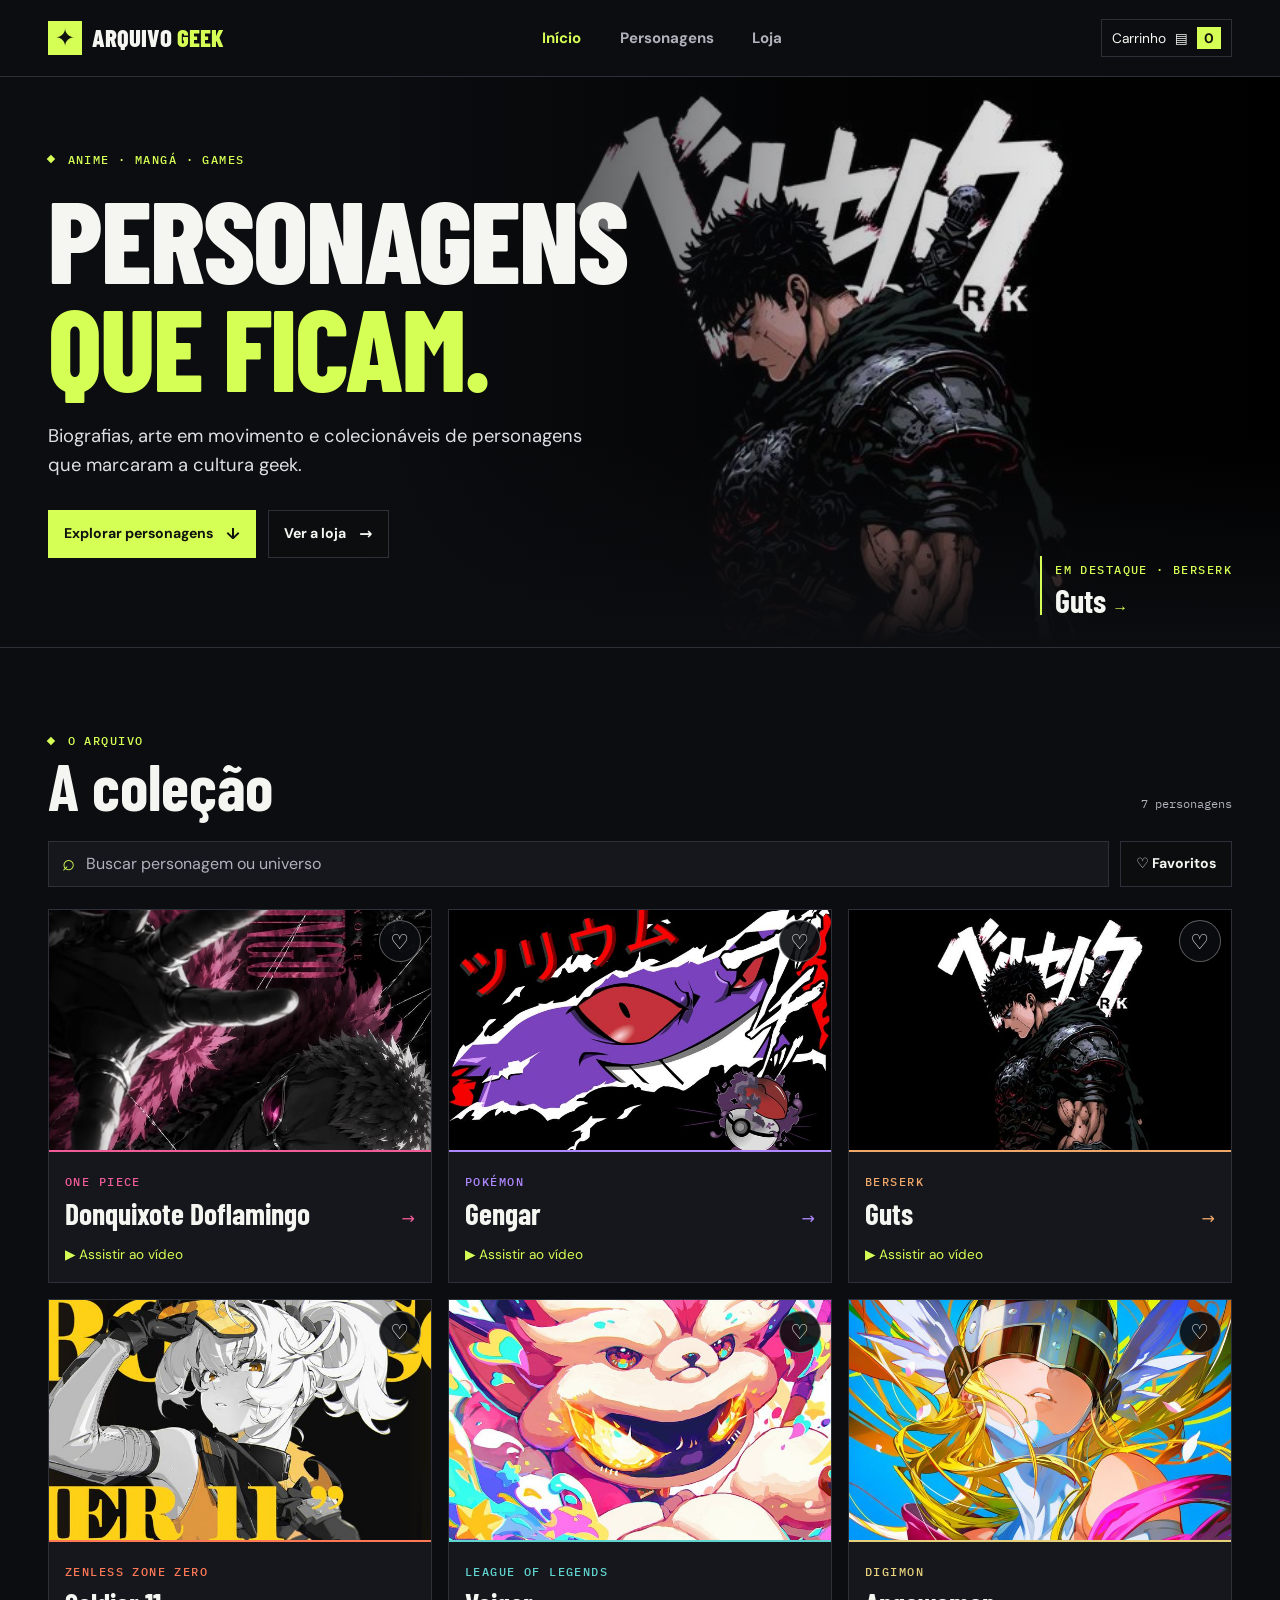
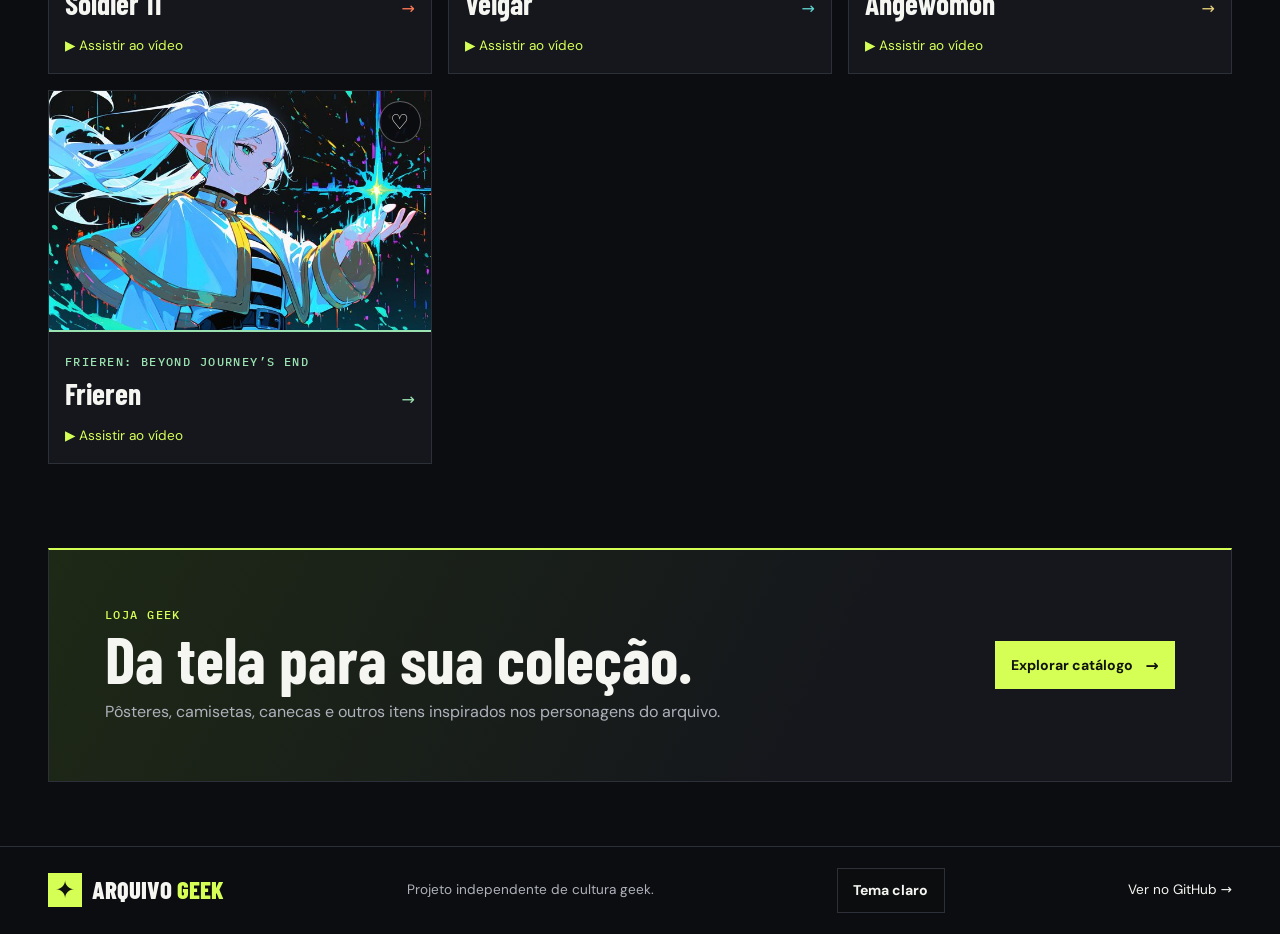
<file: index.html>
<!doctype html>
<html lang="pt-BR">
<head>
<meta charset="utf-8">
<meta name="viewport" content="width=device-width,initial-scale=1">
<meta name="theme-color" content="#0c0d10">
<meta name="description" content="Explore sete personagens da cultura geek em perfis com biografias, artes, vídeos e colecionáveis.">
<title>Personagens de anime, mangá e games | Arquivo Geek</title>
<link rel="icon" href="./favicon.svg" type="image/svg+xml">
<link rel="stylesheet" href="./style.css">
<script src="./index.js" defer></script>
</head>
<body>
<a class="skip" href="#conteudo">Pular para o conteúdo</a>
<header class="site-header"><div class="shell header-inner">
<a class="brand" href="./index.html" aria-label="Arquivo Geek, início"><span class="brand-icon" aria-hidden="true">✦</span><span>ARQUIVO<span class="brand-accent">GEEK</span></span></a>
<nav aria-label="Menu principal">
<a href="./index.html" aria-current="page">Início</a>
<a href="./index.html#colecao">Personagens</a>
<a href="./loja.html">Loja</a>
</nav>
<a class="cart-link" href="./loja.html#carrinho"><span class="cart-label">Carrinho</span><span aria-hidden="true">▤</span><b data-cart-count>0</b></a>
</div></header>
<main id="conteudo">
<section class="hero">
<div class="hero-art" aria-hidden="true"><img src="./wallpaper%20pc%20berserk%20black%20_1308x736_.jpg" alt="Arte de Guts" loading="eager"></div>
<div class="shell hero-inner">
<div class="hero-copy"><p class="kicker"><span class="signal"></span> ANIME · MANGÁ · GAMES</p>
<h1>PERSONAGENS<br><em>QUE FICAM.</em></h1>
<p class="lead">Biografias, arte em movimento e colecionáveis de personagens que marcaram a cultura geek.</p>
<div class="hero-actions"><a class="button primary" href="#colecao">Explorar personagens <span>↓</span></a><a class="button outline" href="loja.html">Ver a loja <span>→</span></a></div></div>
<a class="hero-credit" href="./personagens/guts.html"><span class="kicker">EM DESTAQUE · BERSERK</span><strong>Guts <span>→</span></strong></a>
</div>
</section>
<section class="shell section" id="colecao">
<div class="section-heading"><div><p class="kicker"><span class="signal"></span> O ARQUIVO</p><h2>A coleção</h2></div><span id="character-count" class="count" aria-live="polite">7 personagens</span></div>
<div class="toolbar"><label class="search"><span aria-hidden="true">⌕</span><input id="character-search" type="search" placeholder="Buscar personagem ou universo" aria-label="Buscar personagem ou universo"></label><button class="button outline" id="favorites-only" type="button" aria-pressed="false">♡ Favoritos</button></div>
<div class="card-grid"><article class="character-card" style="--accent:#f05b98;--tone:#211523" data-character="doflamingo" data-search="Donquixote Doflamingo One Piece Estratégia O estrategista de Dressrosa Capitão dos Piratas Donquixote e antigo soberano de Dressrosa, Doflamingo manipula pessoas e acontecimentos com a mesma precisão com que controla seus fios. Carismático e cruel, transforma influência, medo e ambição em armas — e raramente deixa o adversário perceber quem está conduzindo o jogo.">
<a href="./personagens/doflamingo.html"><div class="card-image" data-id="doflamingo"><img src="./baixados%20(1).jpg" alt="Arte de Donquixote Doflamingo" loading="lazy"></div>
<div class="card-copy"><span class="kicker">One Piece</span><h3>Donquixote Doflamingo</h3><span class="card-arrow" aria-hidden="true">→</span></div></a>
<a class="card-video" href="./personagens/doflamingo.html#video" aria-label="Assistir ao vídeo de Donquixote Doflamingo">▶ Assistir ao vídeo</a>
<button type="button" class="favorite" data-favorite="doflamingo" aria-pressed="false" aria-label="Favoritar Donquixote Doflamingo">♡</button>
</article><article class="character-card" style="--accent:#ae88ff;--tone:#1c1730" data-character="gengar" data-search="Gengar Pokémon Fantasia A sombra que adora uma travessura Pokémon do tipo Fantasma e Venenoso, Gengar espreita nas sombras e é conhecido por suas brincadeiras assustadoras. Seu sorriso travesso esconde um competidor perigoso: em batalha, combina velocidade, truques e ataques fantasmagóricos para surpreender quem baixa a guarda.">
<a href="./personagens/gengar.html"><div class="card-image" data-id="gengar"><img src="./Gengar.jpg" alt="Arte de Gengar" loading="lazy"></div>
<div class="card-copy"><span class="kicker">Pokémon</span><h3>Gengar</h3><span class="card-arrow" aria-hidden="true">→</span></div></a>
<a class="card-video" href="./personagens/gengar.html#video" aria-label="Assistir ao vídeo de Gengar">▶ Assistir ao vídeo</a>
<button type="button" class="favorite" data-favorite="gengar" aria-pressed="false" aria-label="Favoritar Gengar">♡</button>
</article><article class="character-card" style="--accent:#f0a76a;--tone:#211d20" data-character="guts" data-search="Guts Berserk Dark fantasy O Espadachim Negro Marcado por uma vida de violência e perdas, Guts percorre um mundo brutal empunhando a gigantesca Dragon Slayer. Sua força não vem apenas da espada: é a teimosia de continuar lutando, proteger quem ama e enfrentar um destino que parece impossível de vencer.">
<a href="./personagens/guts.html"><div class="card-image" data-id="guts"><img src="./wallpaper%20pc%20berserk%20black%20_1308x736_.jpg" alt="Arte de Guts" loading="lazy"></div>
<div class="card-copy"><span class="kicker">Berserk</span><h3>Guts</h3><span class="card-arrow" aria-hidden="true">→</span></div></a>
<a class="card-video" href="./personagens/guts.html#video" aria-label="Assistir ao vídeo de Guts">▶ Assistir ao vídeo</a>
<button type="button" class="favorite" data-favorite="guts" aria-pressed="false" aria-label="Favoritar Guts">♡</button>
</article><article class="character-card" style="--accent:#ff7957;--tone:#291a1c" data-character="soldier-11" data-search="Soldier 11 Zenless Zone Zero Ação Disciplina de fogo e aço Integrante de uma unidade de elite, Soldier 11 leva a disciplina militar para cada missão em Nova Eridu. Reservada e focada, ela trata o combate como um protocolo: movimentos precisos, golpes incendiários e compromisso absoluto com o objetivo — mesmo quando a situação sai do controle.">
<a href="./personagens/soldier-11.html"><div class="card-image" data-id="soldier-11"><img src="./%F0%9D%97%A6%F0%9D%97%BC%F0%9D%97%B9%F0%9D%97%B1%F0%9D%97%B6%F0%9D%97%B2%F0%9D%97%BF%20%F0%9D%9F%AD%F0%9D%9F%AD%E2%80%94%20%F0%9D%92%81%F0%9D%92%81%F0%9D%92%81%20%E2%94%86%20%F0%9D%98%BE%F0%9D%99%9E%F0%9D%99%A3%F0%9D%99%9A%F0%9D%99%A2%F0%9D%99%96%F0%9F%8E%A5_.jpg" alt="Arte de Soldier 11" loading="lazy"></div>
<div class="card-copy"><span class="kicker">Zenless Zone Zero</span><h3>Soldier 11</h3><span class="card-arrow" aria-hidden="true">→</span></div></a>
<a class="card-video" href="./personagens/soldier-11.html#video" aria-label="Assistir ao vídeo de Soldier 11">▶ Assistir ao vídeo</a>
<button type="button" class="favorite" data-favorite="soldier-11" aria-pressed="false" aria-label="Favoritar Soldier 11">♡</button>
</article><article class="character-card" style="--accent:#61d4d0;--tone:#142528" data-character="veigar" data-search="Veigar League of Legends RPG O pequeno mestre do mal Pequeno yordle de poderes arcanos imensos, Veigar decidiu abraçar o papel de grande vilão de Runeterra. Seu ego é tão exagerado quanto sua magia: ele sonha dominar o mundo, mas por trás da pose sombria existe uma figura excêntrica, teatral e imprevisível.">
<a href="./personagens/veigar.html"><div class="card-image" data-id="veigar"><img src="./%E2%9C%A8%E2%94%8BVeigar%E1%AC%B8.jpg" alt="Arte de Veigar" loading="lazy"></div>
<div class="card-copy"><span class="kicker">League of Legends</span><h3>Veigar</h3><span class="card-arrow" aria-hidden="true">→</span></div></a>
<a class="card-video" href="./personagens/veigar.html#video" aria-label="Assistir ao vídeo de Veigar">▶ Assistir ao vídeo</a>
<button type="button" class="favorite" data-favorite="veigar" aria-pressed="false" aria-label="Favoritar Veigar">♡</button>
</article><article class="character-card" style="--accent:#e8d17d;--tone:#27221b" data-character="angewomon" data-search="Angewomon Digimon Aventura A guardiã da esperança Uma Digimon Anjo de nível Perfeito, Angewomon representa proteção, coragem e esperança. Sua presença serena contrasta com o poder que libera contra as forças das trevas; quando seus companheiros estão ameaçados, ela luta com determinação e uma energia sagrada difícil de deter.">
<a href="./personagens/angewomon.html"><div class="card-image" data-id="angewomon"><img src="./Angewomon%20(1).jpg" alt="Arte de Angewomon" loading="lazy"></div>
<div class="card-copy"><span class="kicker">Digimon</span><h3>Angewomon</h3><span class="card-arrow" aria-hidden="true">→</span></div></a>
<a class="card-video" href="./personagens/angewomon.html#video" aria-label="Assistir ao vídeo de Angewomon">▶ Assistir ao vídeo</a>
<button type="button" class="favorite" data-favorite="angewomon" aria-pressed="false" aria-label="Favoritar Angewomon">♡</button>
</article><article class="character-card" style="--accent:#9be3b1;--tone:#172521" data-character="frieren" data-search="Frieren Frieren: Beyond Journey’s End Fantasia Uma maga além do tempo Uma maga élfica que viveu muito além da duração de uma vida humana, Frieren participou da jornada que derrotou o Rei Demônio. Depois da aventura, passa a revisitar o mundo e a compreender melhor as pessoas que conheceu. Sua longa vida dá outro peso às lembranças, às despedidas e aos pequenos momentos.">
<a href="./personagens/frieren.html"><div class="card-image" data-id="frieren"><img src="./Frieren%E3%80%902%E3%80%91.jpg" alt="Arte de Frieren" loading="lazy"></div>
<div class="card-copy"><span class="kicker">Frieren: Beyond Journey’s End</span><h3>Frieren</h3><span class="card-arrow" aria-hidden="true">→</span></div></a>
<a class="card-video" href="./personagens/frieren.html#video" aria-label="Assistir ao vídeo de Frieren">▶ Assistir ao vídeo</a>
<button type="button" class="favorite" data-favorite="frieren" aria-pressed="false" aria-label="Favoritar Frieren">♡</button>
</article></div>
<p class="empty" id="character-empty" hidden>Nenhum personagem encontrado.</p>
</section>
<section class="shell shop-banner"><div><p class="kicker">LOJA GEEK</p><h2>Da tela para sua coleção.</h2><p>Pôsteres, camisetas, canecas e outros itens inspirados nos personagens do arquivo.</p></div><a class="button primary" href="loja.html">Explorar catálogo <span>→</span></a></section></main>
<footer class="site-footer"><div class="shell"><a class="brand" href="./index.html"><span class="brand-icon" aria-hidden="true">✦</span><span>ARQUIVO<span class="brand-accent">GEEK</span></span></a><p>Projeto independente de cultura geek.</p><button type="button" class="button outline theme-toggle" aria-pressed="false">Tema claro</button><a href="https://github.com/Kalebreus/terminal-estudo">Ver no GitHub →</a></div></footer>
</body></html>
</file>
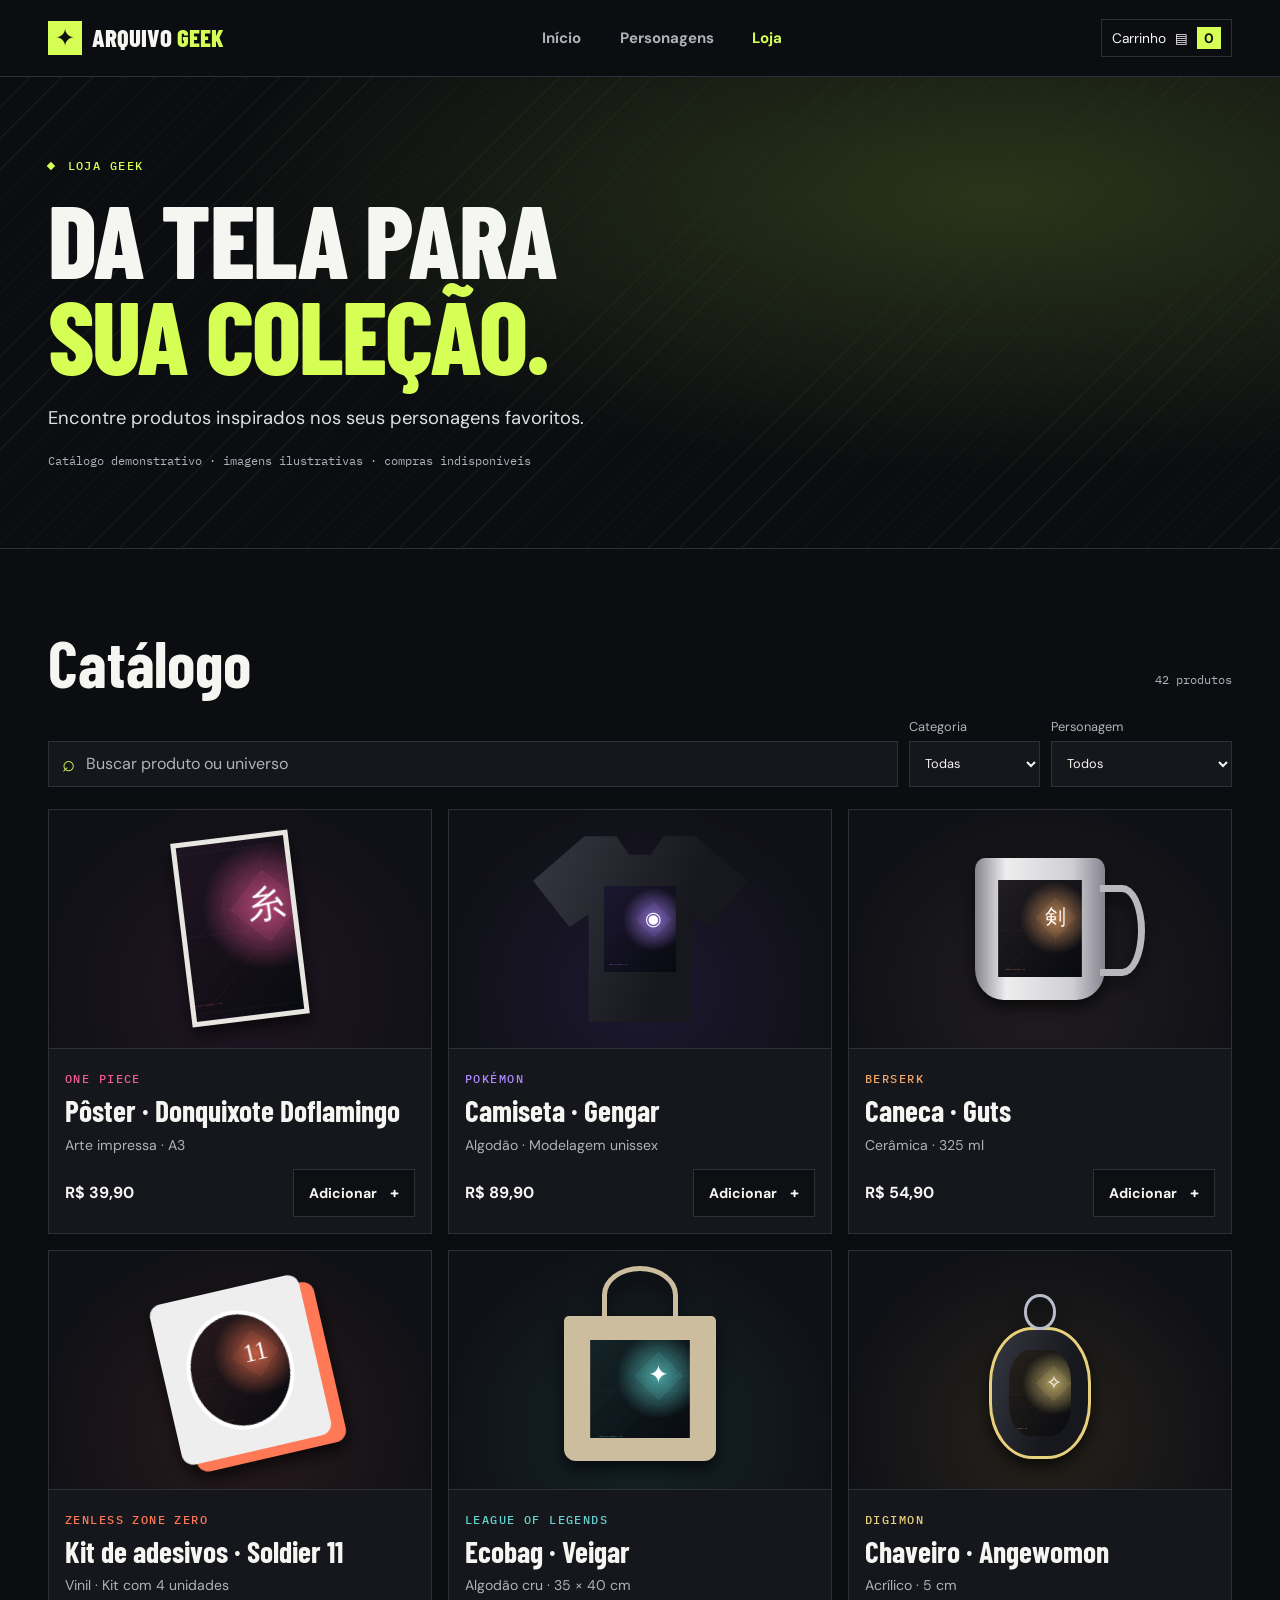
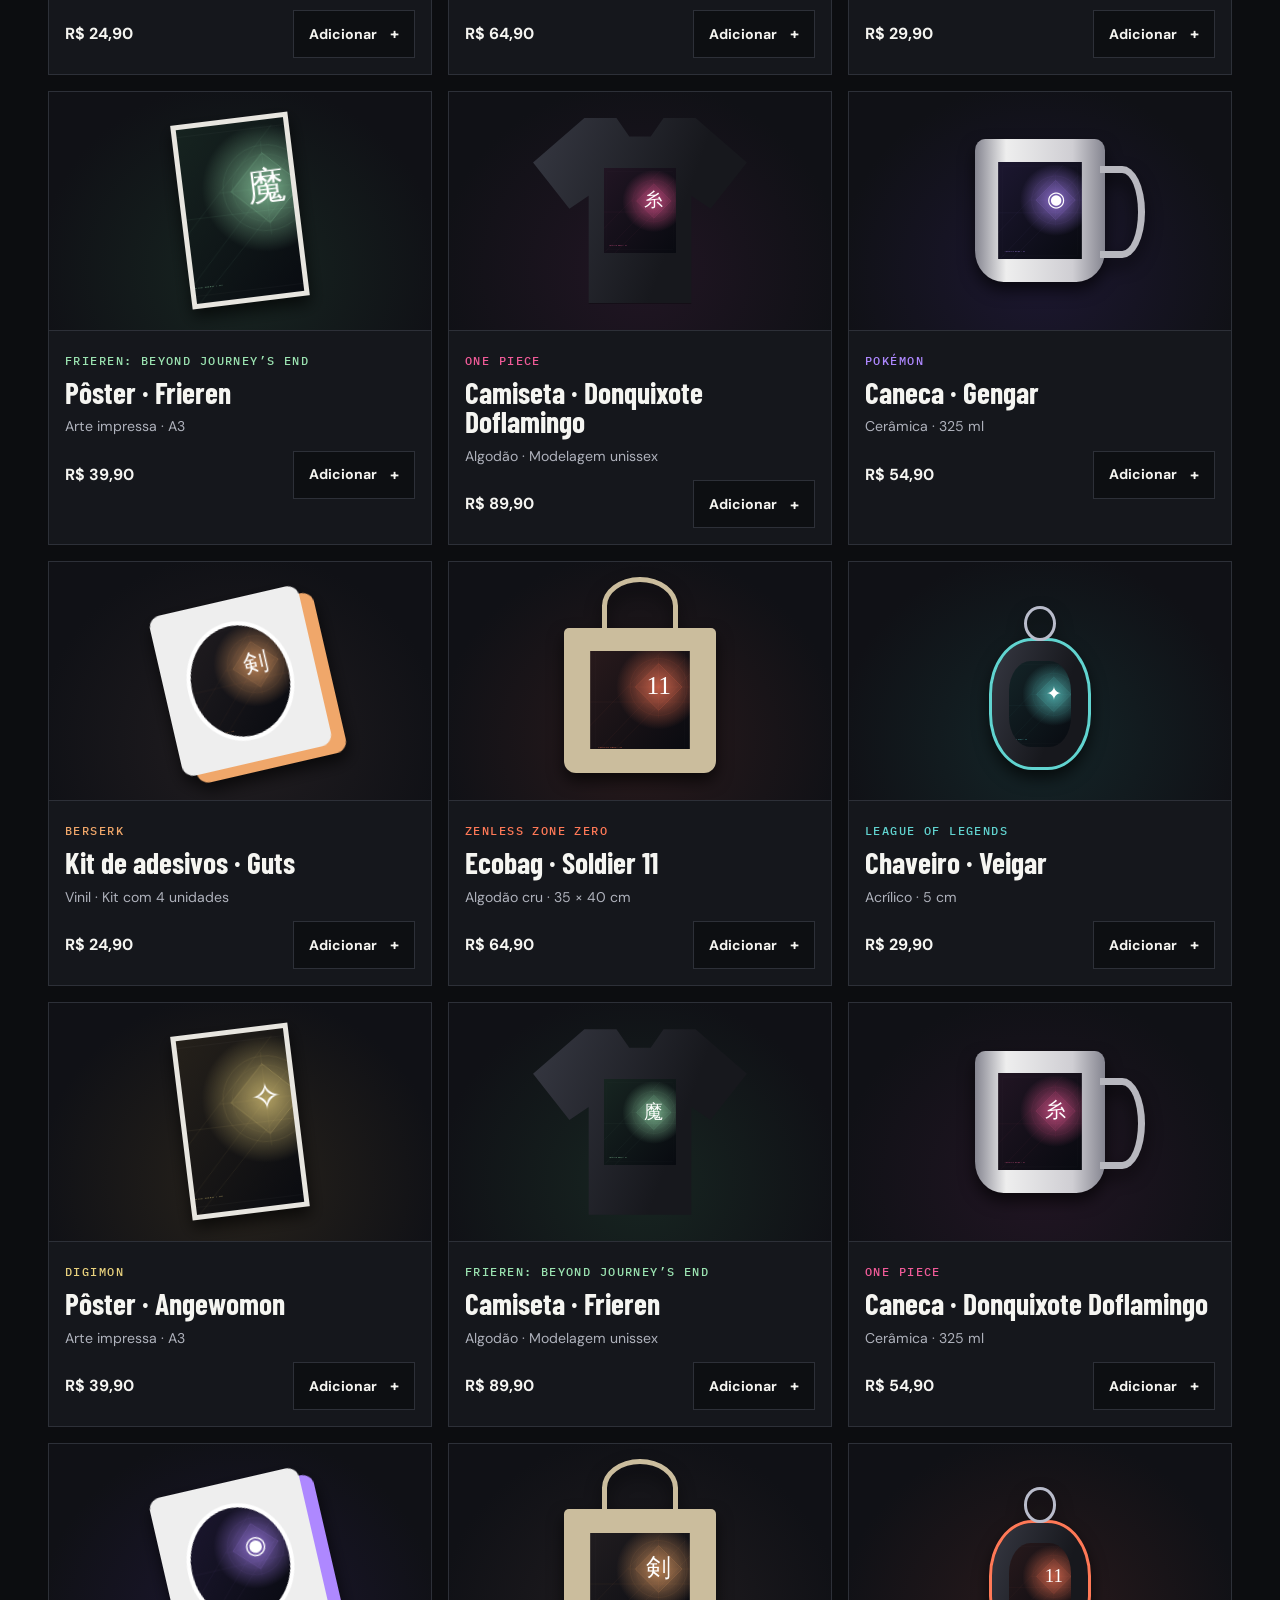
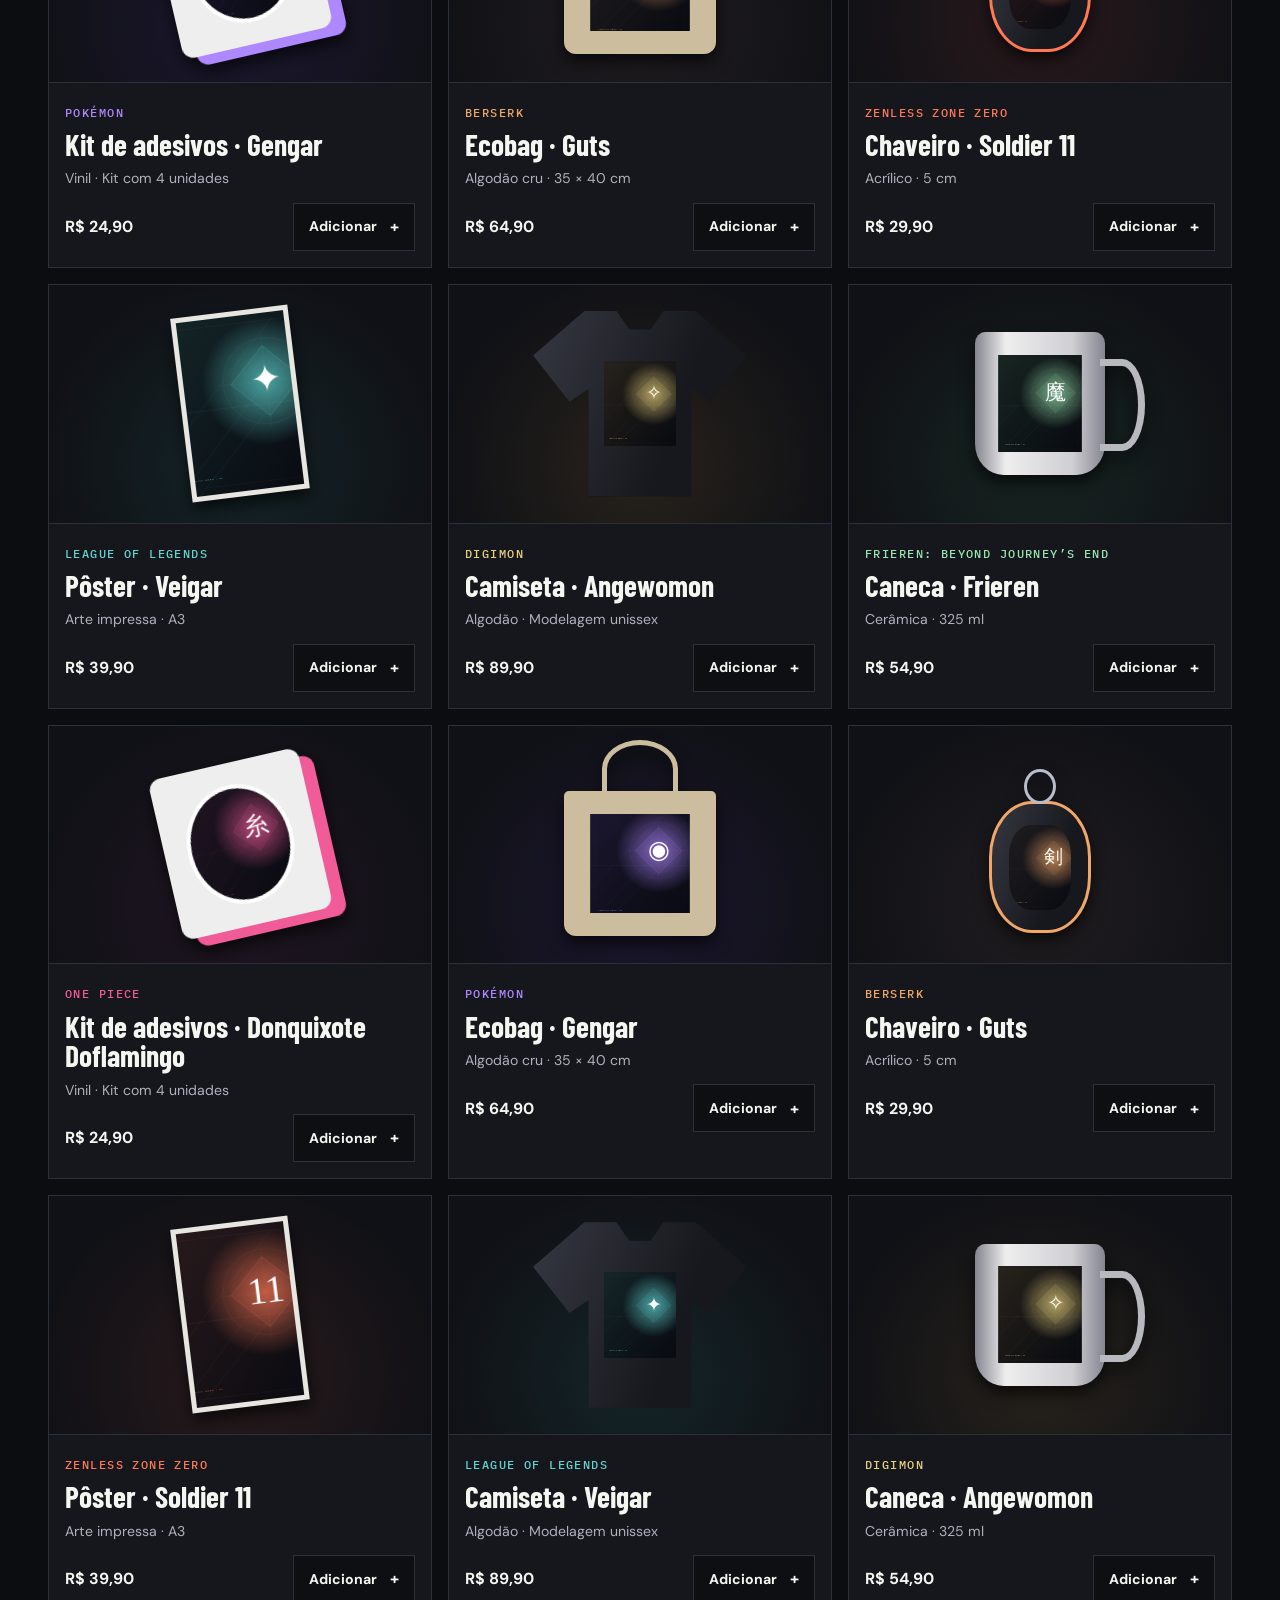
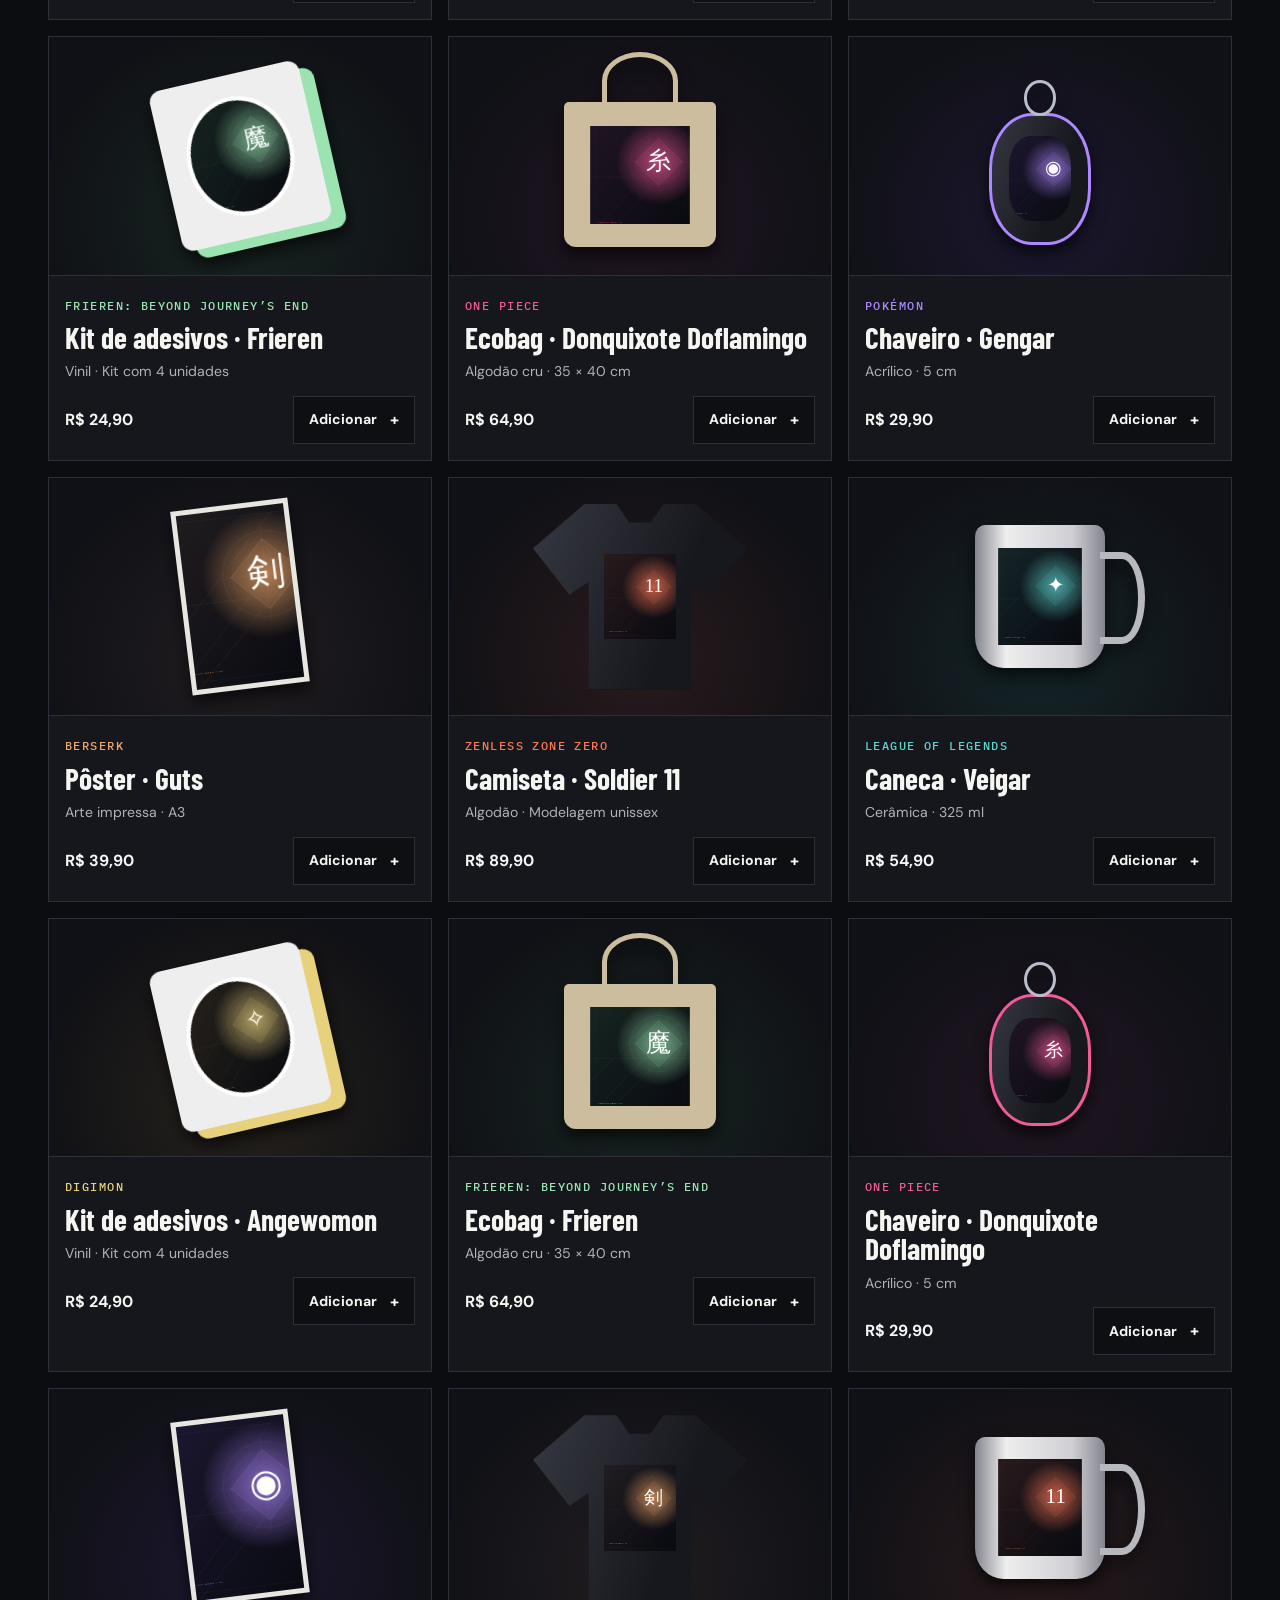
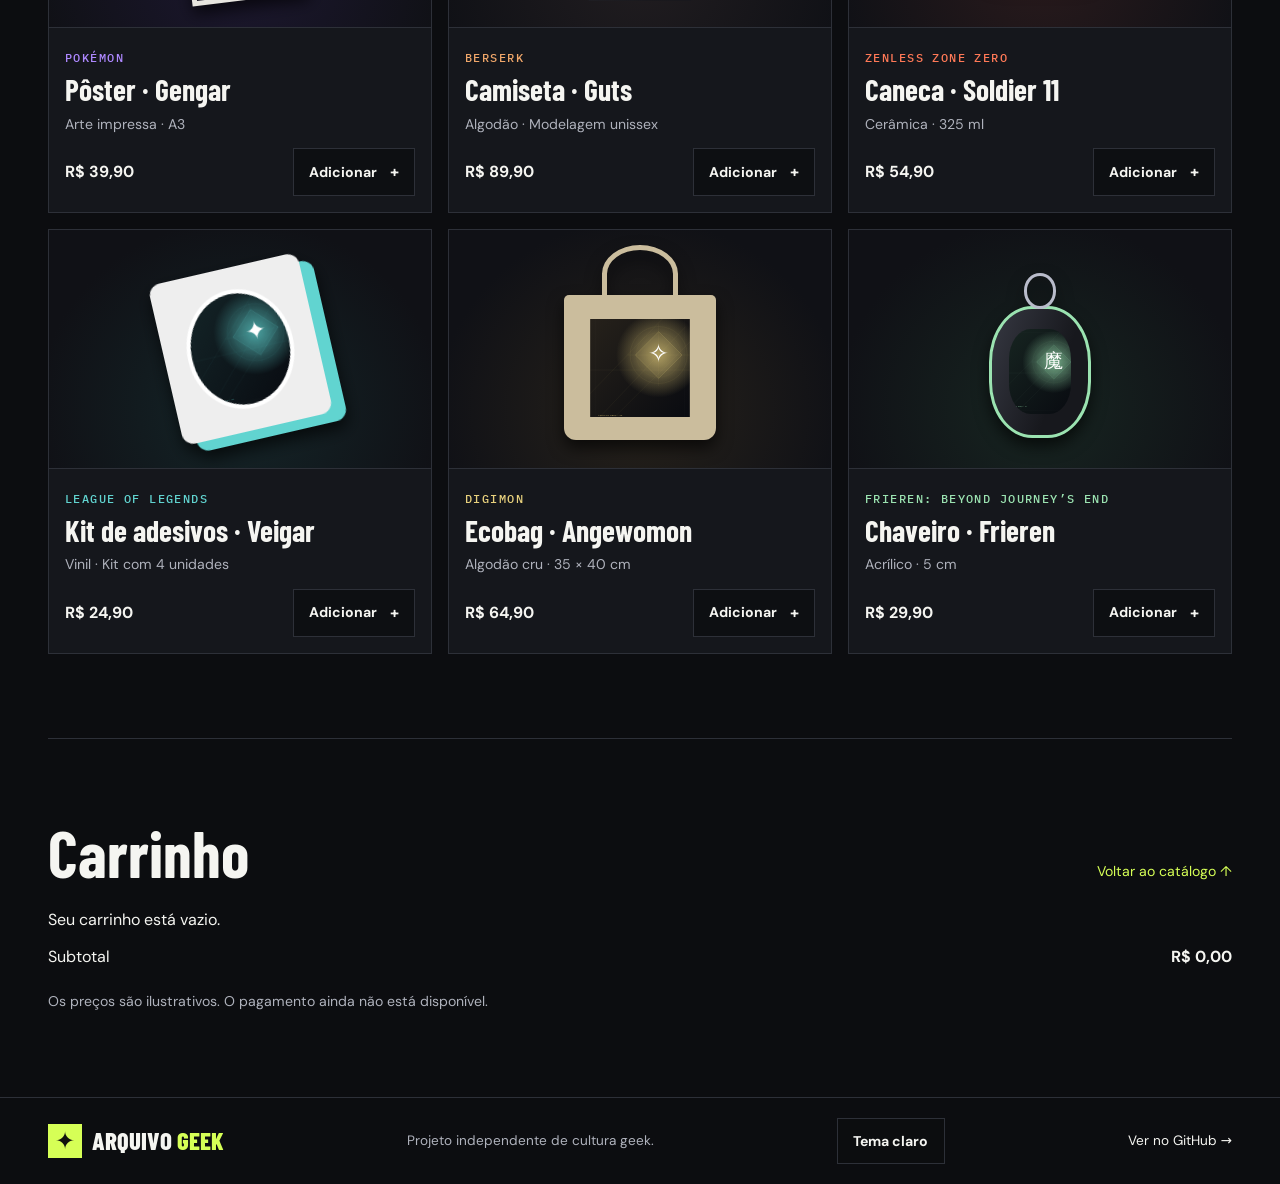
<file: loja.html>
<!doctype html>
<html lang="pt-BR">
<head>
<meta charset="utf-8">
<meta name="viewport" content="width=device-width,initial-scale=1">
<meta name="theme-color" content="#0c0d10">
<meta name="description" content="Catálogo de pôsteres, camisetas, canecas, adesivos, ecobags e chaveiros inspirados nos personagens do Arquivo Geek.">
<title>Loja geek | Arquivo Geek</title>
<link rel="icon" href="./favicon.svg" type="image/svg+xml">
<link rel="stylesheet" href="./style.css">
<script src="./index.js" defer></script>
</head>
<body>
<a class="skip" href="#conteudo">Pular para o conteúdo</a>
<header class="site-header"><div class="shell header-inner">
<a class="brand" href="./index.html" aria-label="Arquivo Geek, início"><span class="brand-icon" aria-hidden="true">✦</span><span>ARQUIVO<span class="brand-accent">GEEK</span></span></a>
<nav aria-label="Menu principal">
<a href="./index.html">Início</a>
<a href="./index.html#colecao">Personagens</a>
<a href="./loja.html" aria-current="page">Loja</a>
</nav>
<a class="cart-link" href="./loja.html#carrinho"><span class="cart-label">Carrinho</span><span aria-hidden="true">▤</span><b data-cart-count>0</b></a>
</div></header>
<main id="conteudo"><section class="store-hero"><div class="shell"><p class="kicker"><span class="signal"></span> LOJA GEEK</p><h1>Da tela para<br><em>sua coleção.</em></h1><p class="lead">Encontre produtos inspirados nos seus personagens favoritos.</p><p class="store-note">Catálogo demonstrativo · imagens ilustrativas · compras indisponíveis</p></div></section>
<section class="shell section" id="catalogo"><div class="section-heading"><h2>Catálogo</h2><span class="count" id="product-count" aria-live="polite">42 produtos</span></div>
<div class="toolbar store-toolbar"><label class="search"><span aria-hidden="true">⌕</span><input id="product-search" type="search" placeholder="Buscar produto ou universo" aria-label="Buscar produto ou universo"></label>
<label>Categoria<select id="category-filter"><option value="">Todas</option><option value="poster">Pôster</option><option value="camiseta">Camiseta</option><option value="caneca">Caneca</option><option value="adesivos">Kit de adesivos</option><option value="ecobag">Ecobag</option><option value="chaveiro">Chaveiro</option></select></label>
<label>Personagem<select id="character-filter"><option value="">Todos</option><option value="doflamingo">Donquixote Doflamingo</option><option value="gengar">Gengar</option><option value="guts">Guts</option><option value="soldier-11">Soldier 11</option><option value="veigar">Veigar</option><option value="angewomon">Angewomon</option><option value="frieren">Frieren</option></select></label></div>
<div class="card-grid"><article class="product" style="--accent:#f05b98;--tone:#211523" data-product data-type="poster" data-character="doflamingo" data-search="Pôster Donquixote Doflamingo One Piece">
<div class="product-art poster" aria-hidden="true"><div class="product-object"><img src="./doflamingo.svg" alt="" loading="lazy"></div></div>
<div class="product-copy"><span class="kicker">One Piece</span><h3>Pôster · Donquixote Doflamingo</h3><p>Arte impressa · A3</p>
<div class="product-buy"><strong>R$ 39,90</strong><button class="button outline" type="button" data-add="poster:doflamingo" data-name="Pôster · Donquixote Doflamingo" data-price="3990" aria-label="Adicionar Pôster de Donquixote Doflamingo ao carrinho">Adicionar <span>+</span></button></div></div>
</article><article class="product" style="--accent:#ae88ff;--tone:#1c1730" data-product data-type="camiseta" data-character="gengar" data-search="Camiseta Gengar Pokémon">
<div class="product-art camiseta" aria-hidden="true"><div class="product-object"><img src="./gengar.svg" alt="" loading="lazy"></div></div>
<div class="product-copy"><span class="kicker">Pokémon</span><h3>Camiseta · Gengar</h3><p>Algodão · Modelagem unissex</p>
<div class="product-buy"><strong>R$ 89,90</strong><button class="button outline" type="button" data-add="camiseta:gengar" data-name="Camiseta · Gengar" data-price="8990" aria-label="Adicionar Camiseta de Gengar ao carrinho">Adicionar <span>+</span></button></div></div>
</article><article class="product" style="--accent:#f0a76a;--tone:#211d20" data-product data-type="caneca" data-character="guts" data-search="Caneca Guts Berserk">
<div class="product-art caneca" aria-hidden="true"><div class="product-object"><img src="./guts.svg" alt="" loading="lazy"></div></div>
<div class="product-copy"><span class="kicker">Berserk</span><h3>Caneca · Guts</h3><p>Cerâmica · 325 ml</p>
<div class="product-buy"><strong>R$ 54,90</strong><button class="button outline" type="button" data-add="caneca:guts" data-name="Caneca · Guts" data-price="5490" aria-label="Adicionar Caneca de Guts ao carrinho">Adicionar <span>+</span></button></div></div>
</article><article class="product" style="--accent:#ff7957;--tone:#291a1c" data-product data-type="adesivos" data-character="soldier-11" data-search="Kit de adesivos Soldier 11 Zenless Zone Zero">
<div class="product-art adesivos" aria-hidden="true"><div class="product-object"><img src="./soldier-11.svg" alt="" loading="lazy"></div></div>
<div class="product-copy"><span class="kicker">Zenless Zone Zero</span><h3>Kit de adesivos · Soldier 11</h3><p>Vinil · Kit com 4 unidades</p>
<div class="product-buy"><strong>R$ 24,90</strong><button class="button outline" type="button" data-add="adesivos:soldier-11" data-name="Kit de adesivos · Soldier 11" data-price="2490" aria-label="Adicionar Kit de adesivos de Soldier 11 ao carrinho">Adicionar <span>+</span></button></div></div>
</article><article class="product" style="--accent:#61d4d0;--tone:#142528" data-product data-type="ecobag" data-character="veigar" data-search="Ecobag Veigar League of Legends">
<div class="product-art ecobag" aria-hidden="true"><div class="product-object"><img src="./veigar.svg" alt="" loading="lazy"></div></div>
<div class="product-copy"><span class="kicker">League of Legends</span><h3>Ecobag · Veigar</h3><p>Algodão cru · 35 × 40 cm</p>
<div class="product-buy"><strong>R$ 64,90</strong><button class="button outline" type="button" data-add="ecobag:veigar" data-name="Ecobag · Veigar" data-price="6490" aria-label="Adicionar Ecobag de Veigar ao carrinho">Adicionar <span>+</span></button></div></div>
</article><article class="product" style="--accent:#e8d17d;--tone:#27221b" data-product data-type="chaveiro" data-character="angewomon" data-search="Chaveiro Angewomon Digimon">
<div class="product-art chaveiro" aria-hidden="true"><div class="product-object"><img src="./angewomon.svg" alt="" loading="lazy"></div></div>
<div class="product-copy"><span class="kicker">Digimon</span><h3>Chaveiro · Angewomon</h3><p>Acrílico · 5 cm</p>
<div class="product-buy"><strong>R$ 29,90</strong><button class="button outline" type="button" data-add="chaveiro:angewomon" data-name="Chaveiro · Angewomon" data-price="2990" aria-label="Adicionar Chaveiro de Angewomon ao carrinho">Adicionar <span>+</span></button></div></div>
</article><article class="product" style="--accent:#9be3b1;--tone:#172521" data-product data-type="poster" data-character="frieren" data-search="Pôster Frieren Frieren: Beyond Journey’s End">
<div class="product-art poster" aria-hidden="true"><div class="product-object"><img src="./frieren.svg" alt="" loading="lazy"></div></div>
<div class="product-copy"><span class="kicker">Frieren: Beyond Journey’s End</span><h3>Pôster · Frieren</h3><p>Arte impressa · A3</p>
<div class="product-buy"><strong>R$ 39,90</strong><button class="button outline" type="button" data-add="poster:frieren" data-name="Pôster · Frieren" data-price="3990" aria-label="Adicionar Pôster de Frieren ao carrinho">Adicionar <span>+</span></button></div></div>
</article><article class="product" style="--accent:#f05b98;--tone:#211523" data-product data-type="camiseta" data-character="doflamingo" data-search="Camiseta Donquixote Doflamingo One Piece">
<div class="product-art camiseta" aria-hidden="true"><div class="product-object"><img src="./doflamingo.svg" alt="" loading="lazy"></div></div>
<div class="product-copy"><span class="kicker">One Piece</span><h3>Camiseta · Donquixote Doflamingo</h3><p>Algodão · Modelagem unissex</p>
<div class="product-buy"><strong>R$ 89,90</strong><button class="button outline" type="button" data-add="camiseta:doflamingo" data-name="Camiseta · Donquixote Doflamingo" data-price="8990" aria-label="Adicionar Camiseta de Donquixote Doflamingo ao carrinho">Adicionar <span>+</span></button></div></div>
</article><article class="product" style="--accent:#ae88ff;--tone:#1c1730" data-product data-type="caneca" data-character="gengar" data-search="Caneca Gengar Pokémon">
<div class="product-art caneca" aria-hidden="true"><div class="product-object"><img src="./gengar.svg" alt="" loading="lazy"></div></div>
<div class="product-copy"><span class="kicker">Pokémon</span><h3>Caneca · Gengar</h3><p>Cerâmica · 325 ml</p>
<div class="product-buy"><strong>R$ 54,90</strong><button class="button outline" type="button" data-add="caneca:gengar" data-name="Caneca · Gengar" data-price="5490" aria-label="Adicionar Caneca de Gengar ao carrinho">Adicionar <span>+</span></button></div></div>
</article><article class="product" style="--accent:#f0a76a;--tone:#211d20" data-product data-type="adesivos" data-character="guts" data-search="Kit de adesivos Guts Berserk">
<div class="product-art adesivos" aria-hidden="true"><div class="product-object"><img src="./guts.svg" alt="" loading="lazy"></div></div>
<div class="product-copy"><span class="kicker">Berserk</span><h3>Kit de adesivos · Guts</h3><p>Vinil · Kit com 4 unidades</p>
<div class="product-buy"><strong>R$ 24,90</strong><button class="button outline" type="button" data-add="adesivos:guts" data-name="Kit de adesivos · Guts" data-price="2490" aria-label="Adicionar Kit de adesivos de Guts ao carrinho">Adicionar <span>+</span></button></div></div>
</article><article class="product" style="--accent:#ff7957;--tone:#291a1c" data-product data-type="ecobag" data-character="soldier-11" data-search="Ecobag Soldier 11 Zenless Zone Zero">
<div class="product-art ecobag" aria-hidden="true"><div class="product-object"><img src="./soldier-11.svg" alt="" loading="lazy"></div></div>
<div class="product-copy"><span class="kicker">Zenless Zone Zero</span><h3>Ecobag · Soldier 11</h3><p>Algodão cru · 35 × 40 cm</p>
<div class="product-buy"><strong>R$ 64,90</strong><button class="button outline" type="button" data-add="ecobag:soldier-11" data-name="Ecobag · Soldier 11" data-price="6490" aria-label="Adicionar Ecobag de Soldier 11 ao carrinho">Adicionar <span>+</span></button></div></div>
</article><article class="product" style="--accent:#61d4d0;--tone:#142528" data-product data-type="chaveiro" data-character="veigar" data-search="Chaveiro Veigar League of Legends">
<div class="product-art chaveiro" aria-hidden="true"><div class="product-object"><img src="./veigar.svg" alt="" loading="lazy"></div></div>
<div class="product-copy"><span class="kicker">League of Legends</span><h3>Chaveiro · Veigar</h3><p>Acrílico · 5 cm</p>
<div class="product-buy"><strong>R$ 29,90</strong><button class="button outline" type="button" data-add="chaveiro:veigar" data-name="Chaveiro · Veigar" data-price="2990" aria-label="Adicionar Chaveiro de Veigar ao carrinho">Adicionar <span>+</span></button></div></div>
</article><article class="product" style="--accent:#e8d17d;--tone:#27221b" data-product data-type="poster" data-character="angewomon" data-search="Pôster Angewomon Digimon">
<div class="product-art poster" aria-hidden="true"><div class="product-object"><img src="./angewomon.svg" alt="" loading="lazy"></div></div>
<div class="product-copy"><span class="kicker">Digimon</span><h3>Pôster · Angewomon</h3><p>Arte impressa · A3</p>
<div class="product-buy"><strong>R$ 39,90</strong><button class="button outline" type="button" data-add="poster:angewomon" data-name="Pôster · Angewomon" data-price="3990" aria-label="Adicionar Pôster de Angewomon ao carrinho">Adicionar <span>+</span></button></div></div>
</article><article class="product" style="--accent:#9be3b1;--tone:#172521" data-product data-type="camiseta" data-character="frieren" data-search="Camiseta Frieren Frieren: Beyond Journey’s End">
<div class="product-art camiseta" aria-hidden="true"><div class="product-object"><img src="./frieren.svg" alt="" loading="lazy"></div></div>
<div class="product-copy"><span class="kicker">Frieren: Beyond Journey’s End</span><h3>Camiseta · Frieren</h3><p>Algodão · Modelagem unissex</p>
<div class="product-buy"><strong>R$ 89,90</strong><button class="button outline" type="button" data-add="camiseta:frieren" data-name="Camiseta · Frieren" data-price="8990" aria-label="Adicionar Camiseta de Frieren ao carrinho">Adicionar <span>+</span></button></div></div>
</article><article class="product" style="--accent:#f05b98;--tone:#211523" data-product data-type="caneca" data-character="doflamingo" data-search="Caneca Donquixote Doflamingo One Piece">
<div class="product-art caneca" aria-hidden="true"><div class="product-object"><img src="./doflamingo.svg" alt="" loading="lazy"></div></div>
<div class="product-copy"><span class="kicker">One Piece</span><h3>Caneca · Donquixote Doflamingo</h3><p>Cerâmica · 325 ml</p>
<div class="product-buy"><strong>R$ 54,90</strong><button class="button outline" type="button" data-add="caneca:doflamingo" data-name="Caneca · Donquixote Doflamingo" data-price="5490" aria-label="Adicionar Caneca de Donquixote Doflamingo ao carrinho">Adicionar <span>+</span></button></div></div>
</article><article class="product" style="--accent:#ae88ff;--tone:#1c1730" data-product data-type="adesivos" data-character="gengar" data-search="Kit de adesivos Gengar Pokémon">
<div class="product-art adesivos" aria-hidden="true"><div class="product-object"><img src="./gengar.svg" alt="" loading="lazy"></div></div>
<div class="product-copy"><span class="kicker">Pokémon</span><h3>Kit de adesivos · Gengar</h3><p>Vinil · Kit com 4 unidades</p>
<div class="product-buy"><strong>R$ 24,90</strong><button class="button outline" type="button" data-add="adesivos:gengar" data-name="Kit de adesivos · Gengar" data-price="2490" aria-label="Adicionar Kit de adesivos de Gengar ao carrinho">Adicionar <span>+</span></button></div></div>
</article><article class="product" style="--accent:#f0a76a;--tone:#211d20" data-product data-type="ecobag" data-character="guts" data-search="Ecobag Guts Berserk">
<div class="product-art ecobag" aria-hidden="true"><div class="product-object"><img src="./guts.svg" alt="" loading="lazy"></div></div>
<div class="product-copy"><span class="kicker">Berserk</span><h3>Ecobag · Guts</h3><p>Algodão cru · 35 × 40 cm</p>
<div class="product-buy"><strong>R$ 64,90</strong><button class="button outline" type="button" data-add="ecobag:guts" data-name="Ecobag · Guts" data-price="6490" aria-label="Adicionar Ecobag de Guts ao carrinho">Adicionar <span>+</span></button></div></div>
</article><article class="product" style="--accent:#ff7957;--tone:#291a1c" data-product data-type="chaveiro" data-character="soldier-11" data-search="Chaveiro Soldier 11 Zenless Zone Zero">
<div class="product-art chaveiro" aria-hidden="true"><div class="product-object"><img src="./soldier-11.svg" alt="" loading="lazy"></div></div>
<div class="product-copy"><span class="kicker">Zenless Zone Zero</span><h3>Chaveiro · Soldier 11</h3><p>Acrílico · 5 cm</p>
<div class="product-buy"><strong>R$ 29,90</strong><button class="button outline" type="button" data-add="chaveiro:soldier-11" data-name="Chaveiro · Soldier 11" data-price="2990" aria-label="Adicionar Chaveiro de Soldier 11 ao carrinho">Adicionar <span>+</span></button></div></div>
</article><article class="product" style="--accent:#61d4d0;--tone:#142528" data-product data-type="poster" data-character="veigar" data-search="Pôster Veigar League of Legends">
<div class="product-art poster" aria-hidden="true"><div class="product-object"><img src="./veigar.svg" alt="" loading="lazy"></div></div>
<div class="product-copy"><span class="kicker">League of Legends</span><h3>Pôster · Veigar</h3><p>Arte impressa · A3</p>
<div class="product-buy"><strong>R$ 39,90</strong><button class="button outline" type="button" data-add="poster:veigar" data-name="Pôster · Veigar" data-price="3990" aria-label="Adicionar Pôster de Veigar ao carrinho">Adicionar <span>+</span></button></div></div>
</article><article class="product" style="--accent:#e8d17d;--tone:#27221b" data-product data-type="camiseta" data-character="angewomon" data-search="Camiseta Angewomon Digimon">
<div class="product-art camiseta" aria-hidden="true"><div class="product-object"><img src="./angewomon.svg" alt="" loading="lazy"></div></div>
<div class="product-copy"><span class="kicker">Digimon</span><h3>Camiseta · Angewomon</h3><p>Algodão · Modelagem unissex</p>
<div class="product-buy"><strong>R$ 89,90</strong><button class="button outline" type="button" data-add="camiseta:angewomon" data-name="Camiseta · Angewomon" data-price="8990" aria-label="Adicionar Camiseta de Angewomon ao carrinho">Adicionar <span>+</span></button></div></div>
</article><article class="product" style="--accent:#9be3b1;--tone:#172521" data-product data-type="caneca" data-character="frieren" data-search="Caneca Frieren Frieren: Beyond Journey’s End">
<div class="product-art caneca" aria-hidden="true"><div class="product-object"><img src="./frieren.svg" alt="" loading="lazy"></div></div>
<div class="product-copy"><span class="kicker">Frieren: Beyond Journey’s End</span><h3>Caneca · Frieren</h3><p>Cerâmica · 325 ml</p>
<div class="product-buy"><strong>R$ 54,90</strong><button class="button outline" type="button" data-add="caneca:frieren" data-name="Caneca · Frieren" data-price="5490" aria-label="Adicionar Caneca de Frieren ao carrinho">Adicionar <span>+</span></button></div></div>
</article><article class="product" style="--accent:#f05b98;--tone:#211523" data-product data-type="adesivos" data-character="doflamingo" data-search="Kit de adesivos Donquixote Doflamingo One Piece">
<div class="product-art adesivos" aria-hidden="true"><div class="product-object"><img src="./doflamingo.svg" alt="" loading="lazy"></div></div>
<div class="product-copy"><span class="kicker">One Piece</span><h3>Kit de adesivos · Donquixote Doflamingo</h3><p>Vinil · Kit com 4 unidades</p>
<div class="product-buy"><strong>R$ 24,90</strong><button class="button outline" type="button" data-add="adesivos:doflamingo" data-name="Kit de adesivos · Donquixote Doflamingo" data-price="2490" aria-label="Adicionar Kit de adesivos de Donquixote Doflamingo ao carrinho">Adicionar <span>+</span></button></div></div>
</article><article class="product" style="--accent:#ae88ff;--tone:#1c1730" data-product data-type="ecobag" data-character="gengar" data-search="Ecobag Gengar Pokémon">
<div class="product-art ecobag" aria-hidden="true"><div class="product-object"><img src="./gengar.svg" alt="" loading="lazy"></div></div>
<div class="product-copy"><span class="kicker">Pokémon</span><h3>Ecobag · Gengar</h3><p>Algodão cru · 35 × 40 cm</p>
<div class="product-buy"><strong>R$ 64,90</strong><button class="button outline" type="button" data-add="ecobag:gengar" data-name="Ecobag · Gengar" data-price="6490" aria-label="Adicionar Ecobag de Gengar ao carrinho">Adicionar <span>+</span></button></div></div>
</article><article class="product" style="--accent:#f0a76a;--tone:#211d20" data-product data-type="chaveiro" data-character="guts" data-search="Chaveiro Guts Berserk">
<div class="product-art chaveiro" aria-hidden="true"><div class="product-object"><img src="./guts.svg" alt="" loading="lazy"></div></div>
<div class="product-copy"><span class="kicker">Berserk</span><h3>Chaveiro · Guts</h3><p>Acrílico · 5 cm</p>
<div class="product-buy"><strong>R$ 29,90</strong><button class="button outline" type="button" data-add="chaveiro:guts" data-name="Chaveiro · Guts" data-price="2990" aria-label="Adicionar Chaveiro de Guts ao carrinho">Adicionar <span>+</span></button></div></div>
</article><article class="product" style="--accent:#ff7957;--tone:#291a1c" data-product data-type="poster" data-character="soldier-11" data-search="Pôster Soldier 11 Zenless Zone Zero">
<div class="product-art poster" aria-hidden="true"><div class="product-object"><img src="./soldier-11.svg" alt="" loading="lazy"></div></div>
<div class="product-copy"><span class="kicker">Zenless Zone Zero</span><h3>Pôster · Soldier 11</h3><p>Arte impressa · A3</p>
<div class="product-buy"><strong>R$ 39,90</strong><button class="button outline" type="button" data-add="poster:soldier-11" data-name="Pôster · Soldier 11" data-price="3990" aria-label="Adicionar Pôster de Soldier 11 ao carrinho">Adicionar <span>+</span></button></div></div>
</article><article class="product" style="--accent:#61d4d0;--tone:#142528" data-product data-type="camiseta" data-character="veigar" data-search="Camiseta Veigar League of Legends">
<div class="product-art camiseta" aria-hidden="true"><div class="product-object"><img src="./veigar.svg" alt="" loading="lazy"></div></div>
<div class="product-copy"><span class="kicker">League of Legends</span><h3>Camiseta · Veigar</h3><p>Algodão · Modelagem unissex</p>
<div class="product-buy"><strong>R$ 89,90</strong><button class="button outline" type="button" data-add="camiseta:veigar" data-name="Camiseta · Veigar" data-price="8990" aria-label="Adicionar Camiseta de Veigar ao carrinho">Adicionar <span>+</span></button></div></div>
</article><article class="product" style="--accent:#e8d17d;--tone:#27221b" data-product data-type="caneca" data-character="angewomon" data-search="Caneca Angewomon Digimon">
<div class="product-art caneca" aria-hidden="true"><div class="product-object"><img src="./angewomon.svg" alt="" loading="lazy"></div></div>
<div class="product-copy"><span class="kicker">Digimon</span><h3>Caneca · Angewomon</h3><p>Cerâmica · 325 ml</p>
<div class="product-buy"><strong>R$ 54,90</strong><button class="button outline" type="button" data-add="caneca:angewomon" data-name="Caneca · Angewomon" data-price="5490" aria-label="Adicionar Caneca de Angewomon ao carrinho">Adicionar <span>+</span></button></div></div>
</article><article class="product" style="--accent:#9be3b1;--tone:#172521" data-product data-type="adesivos" data-character="frieren" data-search="Kit de adesivos Frieren Frieren: Beyond Journey’s End">
<div class="product-art adesivos" aria-hidden="true"><div class="product-object"><img src="./frieren.svg" alt="" loading="lazy"></div></div>
<div class="product-copy"><span class="kicker">Frieren: Beyond Journey’s End</span><h3>Kit de adesivos · Frieren</h3><p>Vinil · Kit com 4 unidades</p>
<div class="product-buy"><strong>R$ 24,90</strong><button class="button outline" type="button" data-add="adesivos:frieren" data-name="Kit de adesivos · Frieren" data-price="2490" aria-label="Adicionar Kit de adesivos de Frieren ao carrinho">Adicionar <span>+</span></button></div></div>
</article><article class="product" style="--accent:#f05b98;--tone:#211523" data-product data-type="ecobag" data-character="doflamingo" data-search="Ecobag Donquixote Doflamingo One Piece">
<div class="product-art ecobag" aria-hidden="true"><div class="product-object"><img src="./doflamingo.svg" alt="" loading="lazy"></div></div>
<div class="product-copy"><span class="kicker">One Piece</span><h3>Ecobag · Donquixote Doflamingo</h3><p>Algodão cru · 35 × 40 cm</p>
<div class="product-buy"><strong>R$ 64,90</strong><button class="button outline" type="button" data-add="ecobag:doflamingo" data-name="Ecobag · Donquixote Doflamingo" data-price="6490" aria-label="Adicionar Ecobag de Donquixote Doflamingo ao carrinho">Adicionar <span>+</span></button></div></div>
</article><article class="product" style="--accent:#ae88ff;--tone:#1c1730" data-product data-type="chaveiro" data-character="gengar" data-search="Chaveiro Gengar Pokémon">
<div class="product-art chaveiro" aria-hidden="true"><div class="product-object"><img src="./gengar.svg" alt="" loading="lazy"></div></div>
<div class="product-copy"><span class="kicker">Pokémon</span><h3>Chaveiro · Gengar</h3><p>Acrílico · 5 cm</p>
<div class="product-buy"><strong>R$ 29,90</strong><button class="button outline" type="button" data-add="chaveiro:gengar" data-name="Chaveiro · Gengar" data-price="2990" aria-label="Adicionar Chaveiro de Gengar ao carrinho">Adicionar <span>+</span></button></div></div>
</article><article class="product" style="--accent:#f0a76a;--tone:#211d20" data-product data-type="poster" data-character="guts" data-search="Pôster Guts Berserk">
<div class="product-art poster" aria-hidden="true"><div class="product-object"><img src="./guts.svg" alt="" loading="lazy"></div></div>
<div class="product-copy"><span class="kicker">Berserk</span><h3>Pôster · Guts</h3><p>Arte impressa · A3</p>
<div class="product-buy"><strong>R$ 39,90</strong><button class="button outline" type="button" data-add="poster:guts" data-name="Pôster · Guts" data-price="3990" aria-label="Adicionar Pôster de Guts ao carrinho">Adicionar <span>+</span></button></div></div>
</article><article class="product" style="--accent:#ff7957;--tone:#291a1c" data-product data-type="camiseta" data-character="soldier-11" data-search="Camiseta Soldier 11 Zenless Zone Zero">
<div class="product-art camiseta" aria-hidden="true"><div class="product-object"><img src="./soldier-11.svg" alt="" loading="lazy"></div></div>
<div class="product-copy"><span class="kicker">Zenless Zone Zero</span><h3>Camiseta · Soldier 11</h3><p>Algodão · Modelagem unissex</p>
<div class="product-buy"><strong>R$ 89,90</strong><button class="button outline" type="button" data-add="camiseta:soldier-11" data-name="Camiseta · Soldier 11" data-price="8990" aria-label="Adicionar Camiseta de Soldier 11 ao carrinho">Adicionar <span>+</span></button></div></div>
</article><article class="product" style="--accent:#61d4d0;--tone:#142528" data-product data-type="caneca" data-character="veigar" data-search="Caneca Veigar League of Legends">
<div class="product-art caneca" aria-hidden="true"><div class="product-object"><img src="./veigar.svg" alt="" loading="lazy"></div></div>
<div class="product-copy"><span class="kicker">League of Legends</span><h3>Caneca · Veigar</h3><p>Cerâmica · 325 ml</p>
<div class="product-buy"><strong>R$ 54,90</strong><button class="button outline" type="button" data-add="caneca:veigar" data-name="Caneca · Veigar" data-price="5490" aria-label="Adicionar Caneca de Veigar ao carrinho">Adicionar <span>+</span></button></div></div>
</article><article class="product" style="--accent:#e8d17d;--tone:#27221b" data-product data-type="adesivos" data-character="angewomon" data-search="Kit de adesivos Angewomon Digimon">
<div class="product-art adesivos" aria-hidden="true"><div class="product-object"><img src="./angewomon.svg" alt="" loading="lazy"></div></div>
<div class="product-copy"><span class="kicker">Digimon</span><h3>Kit de adesivos · Angewomon</h3><p>Vinil · Kit com 4 unidades</p>
<div class="product-buy"><strong>R$ 24,90</strong><button class="button outline" type="button" data-add="adesivos:angewomon" data-name="Kit de adesivos · Angewomon" data-price="2490" aria-label="Adicionar Kit de adesivos de Angewomon ao carrinho">Adicionar <span>+</span></button></div></div>
</article><article class="product" style="--accent:#9be3b1;--tone:#172521" data-product data-type="ecobag" data-character="frieren" data-search="Ecobag Frieren Frieren: Beyond Journey’s End">
<div class="product-art ecobag" aria-hidden="true"><div class="product-object"><img src="./frieren.svg" alt="" loading="lazy"></div></div>
<div class="product-copy"><span class="kicker">Frieren: Beyond Journey’s End</span><h3>Ecobag · Frieren</h3><p>Algodão cru · 35 × 40 cm</p>
<div class="product-buy"><strong>R$ 64,90</strong><button class="button outline" type="button" data-add="ecobag:frieren" data-name="Ecobag · Frieren" data-price="6490" aria-label="Adicionar Ecobag de Frieren ao carrinho">Adicionar <span>+</span></button></div></div>
</article><article class="product" style="--accent:#f05b98;--tone:#211523" data-product data-type="chaveiro" data-character="doflamingo" data-search="Chaveiro Donquixote Doflamingo One Piece">
<div class="product-art chaveiro" aria-hidden="true"><div class="product-object"><img src="./doflamingo.svg" alt="" loading="lazy"></div></div>
<div class="product-copy"><span class="kicker">One Piece</span><h3>Chaveiro · Donquixote Doflamingo</h3><p>Acrílico · 5 cm</p>
<div class="product-buy"><strong>R$ 29,90</strong><button class="button outline" type="button" data-add="chaveiro:doflamingo" data-name="Chaveiro · Donquixote Doflamingo" data-price="2990" aria-label="Adicionar Chaveiro de Donquixote Doflamingo ao carrinho">Adicionar <span>+</span></button></div></div>
</article><article class="product" style="--accent:#ae88ff;--tone:#1c1730" data-product data-type="poster" data-character="gengar" data-search="Pôster Gengar Pokémon">
<div class="product-art poster" aria-hidden="true"><div class="product-object"><img src="./gengar.svg" alt="" loading="lazy"></div></div>
<div class="product-copy"><span class="kicker">Pokémon</span><h3>Pôster · Gengar</h3><p>Arte impressa · A3</p>
<div class="product-buy"><strong>R$ 39,90</strong><button class="button outline" type="button" data-add="poster:gengar" data-name="Pôster · Gengar" data-price="3990" aria-label="Adicionar Pôster de Gengar ao carrinho">Adicionar <span>+</span></button></div></div>
</article><article class="product" style="--accent:#f0a76a;--tone:#211d20" data-product data-type="camiseta" data-character="guts" data-search="Camiseta Guts Berserk">
<div class="product-art camiseta" aria-hidden="true"><div class="product-object"><img src="./guts.svg" alt="" loading="lazy"></div></div>
<div class="product-copy"><span class="kicker">Berserk</span><h3>Camiseta · Guts</h3><p>Algodão · Modelagem unissex</p>
<div class="product-buy"><strong>R$ 89,90</strong><button class="button outline" type="button" data-add="camiseta:guts" data-name="Camiseta · Guts" data-price="8990" aria-label="Adicionar Camiseta de Guts ao carrinho">Adicionar <span>+</span></button></div></div>
</article><article class="product" style="--accent:#ff7957;--tone:#291a1c" data-product data-type="caneca" data-character="soldier-11" data-search="Caneca Soldier 11 Zenless Zone Zero">
<div class="product-art caneca" aria-hidden="true"><div class="product-object"><img src="./soldier-11.svg" alt="" loading="lazy"></div></div>
<div class="product-copy"><span class="kicker">Zenless Zone Zero</span><h3>Caneca · Soldier 11</h3><p>Cerâmica · 325 ml</p>
<div class="product-buy"><strong>R$ 54,90</strong><button class="button outline" type="button" data-add="caneca:soldier-11" data-name="Caneca · Soldier 11" data-price="5490" aria-label="Adicionar Caneca de Soldier 11 ao carrinho">Adicionar <span>+</span></button></div></div>
</article><article class="product" style="--accent:#61d4d0;--tone:#142528" data-product data-type="adesivos" data-character="veigar" data-search="Kit de adesivos Veigar League of Legends">
<div class="product-art adesivos" aria-hidden="true"><div class="product-object"><img src="./veigar.svg" alt="" loading="lazy"></div></div>
<div class="product-copy"><span class="kicker">League of Legends</span><h3>Kit de adesivos · Veigar</h3><p>Vinil · Kit com 4 unidades</p>
<div class="product-buy"><strong>R$ 24,90</strong><button class="button outline" type="button" data-add="adesivos:veigar" data-name="Kit de adesivos · Veigar" data-price="2490" aria-label="Adicionar Kit de adesivos de Veigar ao carrinho">Adicionar <span>+</span></button></div></div>
</article><article class="product" style="--accent:#e8d17d;--tone:#27221b" data-product data-type="ecobag" data-character="angewomon" data-search="Ecobag Angewomon Digimon">
<div class="product-art ecobag" aria-hidden="true"><div class="product-object"><img src="./angewomon.svg" alt="" loading="lazy"></div></div>
<div class="product-copy"><span class="kicker">Digimon</span><h3>Ecobag · Angewomon</h3><p>Algodão cru · 35 × 40 cm</p>
<div class="product-buy"><strong>R$ 64,90</strong><button class="button outline" type="button" data-add="ecobag:angewomon" data-name="Ecobag · Angewomon" data-price="6490" aria-label="Adicionar Ecobag de Angewomon ao carrinho">Adicionar <span>+</span></button></div></div>
</article><article class="product" style="--accent:#9be3b1;--tone:#172521" data-product data-type="chaveiro" data-character="frieren" data-search="Chaveiro Frieren Frieren: Beyond Journey’s End">
<div class="product-art chaveiro" aria-hidden="true"><div class="product-object"><img src="./frieren.svg" alt="" loading="lazy"></div></div>
<div class="product-copy"><span class="kicker">Frieren: Beyond Journey’s End</span><h3>Chaveiro · Frieren</h3><p>Acrílico · 5 cm</p>
<div class="product-buy"><strong>R$ 29,90</strong><button class="button outline" type="button" data-add="chaveiro:frieren" data-name="Chaveiro · Frieren" data-price="2990" aria-label="Adicionar Chaveiro de Frieren ao carrinho">Adicionar <span>+</span></button></div></div>
</article></div><p class="empty" id="product-empty" hidden>Nenhum produto corresponde aos filtros.</p>
</section>
<section class="shell section cart-section" id="carrinho"><div class="section-heading"><h2>Carrinho</h2><a href="#catalogo">Voltar ao catálogo ↑</a></div><div id="cart-items"><p>Seu carrinho está vazio.</p></div><div class="cart-total">Subtotal <strong id="cart-total">R$ 0,00</strong></div><p class="media-caption">Os preços são ilustrativos. O pagamento ainda não está disponível.</p></section>
<p class="toast" id="cart-status" role="status" hidden></p></main>
<footer class="site-footer"><div class="shell"><a class="brand" href="./index.html"><span class="brand-icon" aria-hidden="true">✦</span><span>ARQUIVO<span class="brand-accent">GEEK</span></span></a><p>Projeto independente de cultura geek.</p><button type="button" class="button outline theme-toggle" aria-pressed="false">Tema claro</button><a href="https://github.com/Kalebreus/terminal-estudo">Ver no GitHub →</a></div></footer>
</body></html>
</file>
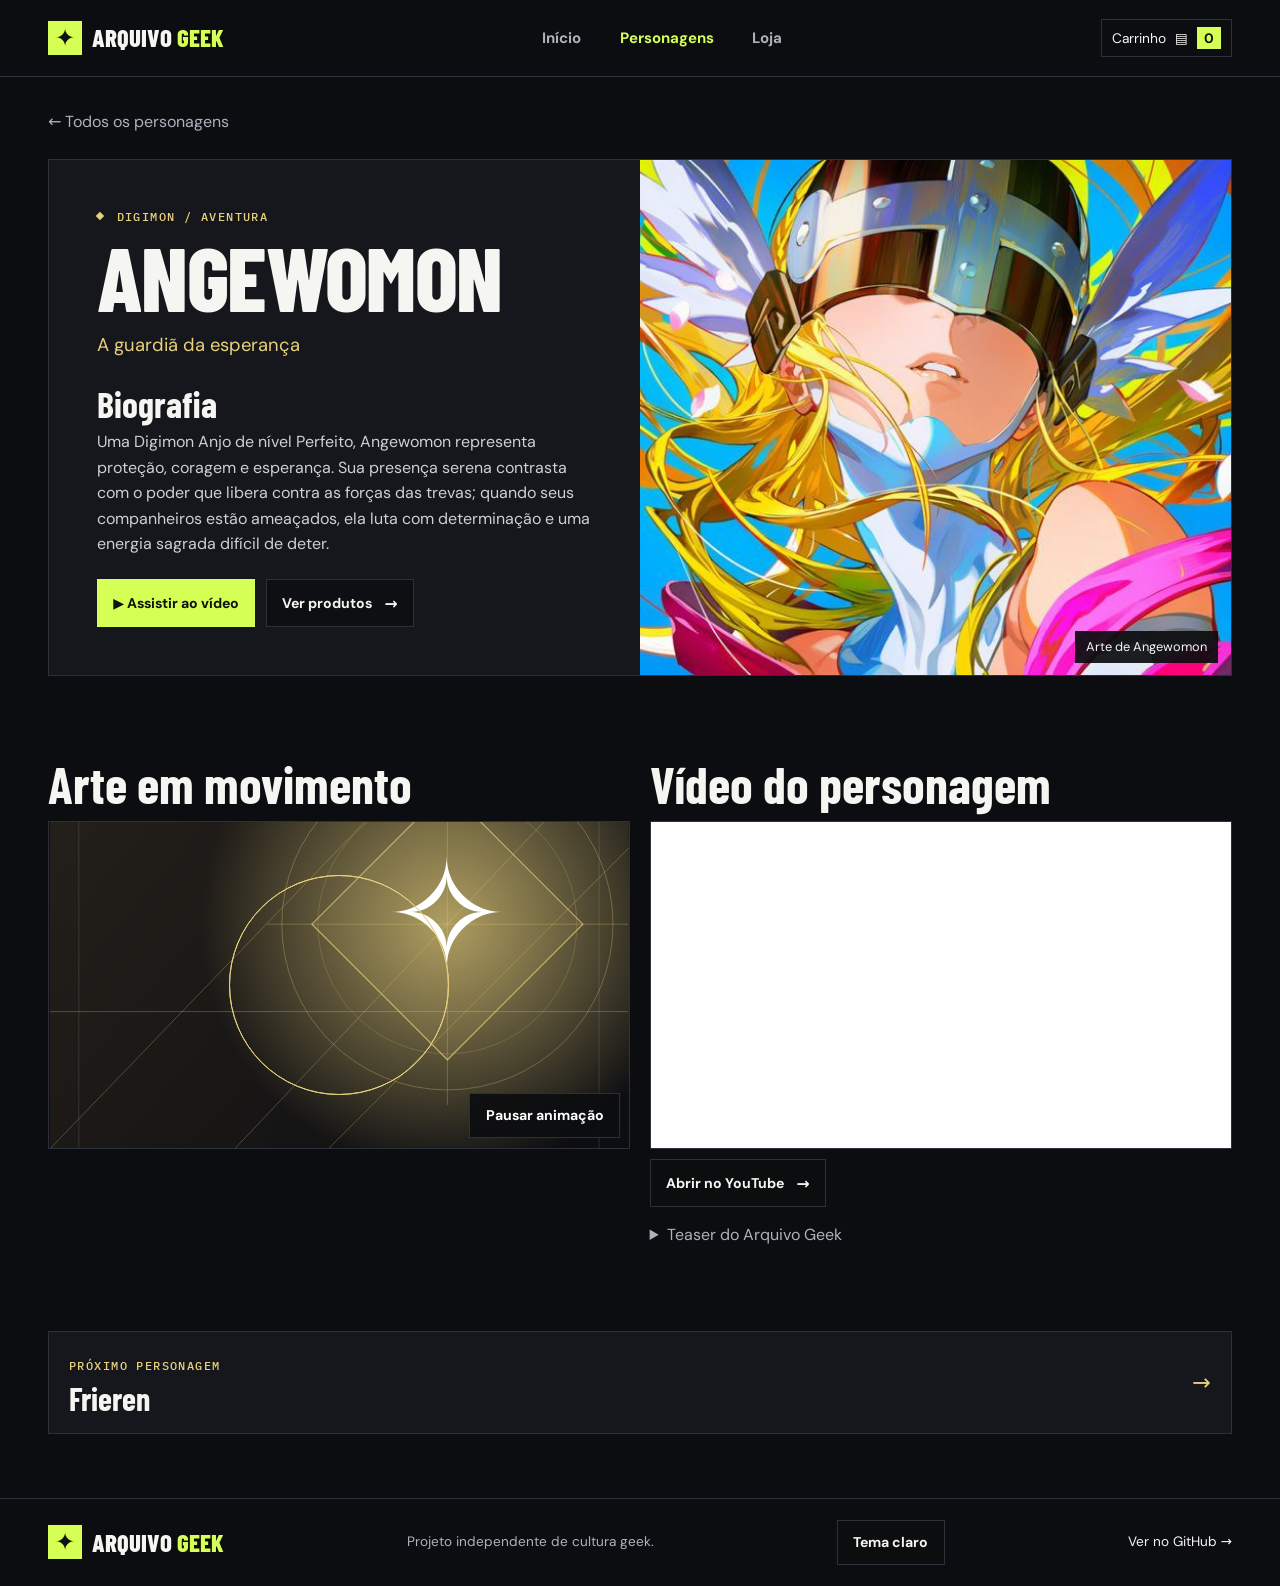
<file: personagens/angewomon.html>
<!doctype html>
<html lang="pt-BR">
<head>
<meta charset="utf-8">
<meta name="viewport" content="width=device-width,initial-scale=1">
<meta name="theme-color" content="#0c0d10">
<meta name="description" content="Uma Digimon Anjo de nível Perfeito, Angewomon representa proteção, coragem e esperança. Sua presença serena contrasta com o poder que libera contra as forças das trevas; quando seus companheiros estão ameaçados, ela luta com determinação e uma energia sagrada difícil de deter.">
<title>Angewomon | Arquivo Geek</title>
<link rel="icon" href="../favicon.svg" type="image/svg+xml">
<link rel="stylesheet" href="../style.css">
<script src="../index.js" defer></script>
</head>
<body>
<a class="skip" href="#conteudo">Pular para o conteúdo</a>
<header class="site-header"><div class="shell header-inner">
<a class="brand" href="../index.html" aria-label="Arquivo Geek, início"><span class="brand-icon" aria-hidden="true">✦</span><span>ARQUIVO<span class="brand-accent">GEEK</span></span></a>
<nav aria-label="Menu principal">
<a href="../index.html">Início</a>
<a href="../index.html#colecao" aria-current="location">Personagens</a>
<a href="../loja.html">Loja</a>
</nav>
<a class="cart-link" href="../loja.html#carrinho"><span class="cart-label">Carrinho</span><span aria-hidden="true">▤</span><b data-cart-count>0</b></a>
</div></header>
<main id="conteudo">
<div class="shell profile-page" style="--accent:#e8d17d;--tone:#27221b">
<a class="back-link" href="../index.html#colecao">← Todos os personagens</a>
<section class="profile-hero">
<div class="profile-copy"><p class="kicker"><span class="signal"></span> Digimon / Aventura</p>
<h1>Angewomon</h1><p class="profile-role">A guardiã da esperança</p>
<h2>Biografia</h2><p class="bio">Uma Digimon Anjo de nível Perfeito, Angewomon representa proteção, coragem e esperança. Sua presença serena contrasta com o poder que libera contra as forças das trevas; quando seus companheiros estão ameaçados, ela luta com determinação e uma energia sagrada difícil de deter.</p>
<div class="profile-actions"><a class="button primary" href="#video">▶ Assistir ao vídeo</a><a class="button outline" href="../loja.html?personagem=angewomon">Ver produtos <span>→</span></a></div></div>
<figure class="profile-image" data-id="angewomon"><img src="../Angewomon%20(1).jpg" alt="Arte de Angewomon" loading="eager"><figcaption>Arte de Angewomon</figcaption></figure>
</section>
<section class="section media-section" aria-label="Arte e vídeo de Angewomon">
<div><h2>Arte em movimento</h2><div class="motion-stage" data-motion>
<img class="motion-image" src="../angewomon.svg" alt="Ilustração de Angewomon" loading="lazy">
<span class="motion-ring" aria-hidden="true"></span><span class="motion-ring ring-two" aria-hidden="true"></span>
<button class="button motion-button" type="button" aria-pressed="false">Pausar animação</button>
</div></div>
<div id="video"><h2>Vídeo do personagem</h2>
<iframe class="youtube-player" src="https://www.youtube-nocookie.com/embed/LLfVqnfzzZE" title="Vídeo de Angewomon no YouTube" loading="lazy" allow="encrypted-media; picture-in-picture; fullscreen" allowfullscreen></iframe>
<a class="button outline youtube-link" href="https://youtu.be/LLfVqnfzzZE" target="_blank" rel="noopener noreferrer">Abrir no YouTube <span aria-hidden="true">→</span></a>
<details class="profile-teaser"><summary>Teaser do Arquivo Geek</summary><video controls playsinline preload="none" poster="../Angewomon%20(1).jpg" aria-label="Vídeo de apresentação de Angewomon">
<source src="../midia/angewomon.mp4" type="video/mp4">
<a href="../midia/angewomon.mp4">Baixar vídeo</a></video>
<p class="media-caption">Teaser visual sem áudio.</p></details></div>
</section>
<a class="next-profile" href="../personagens/frieren.html"><span><small class="kicker">PRÓXIMO PERSONAGEM</small><strong>Frieren</strong></span><span aria-hidden="true">→</span></a>
</div></main>
<footer class="site-footer"><div class="shell"><a class="brand" href="../index.html"><span class="brand-icon" aria-hidden="true">✦</span><span>ARQUIVO<span class="brand-accent">GEEK</span></span></a><p>Projeto independente de cultura geek.</p><button type="button" class="button outline theme-toggle" aria-pressed="false">Tema claro</button><a href="https://github.com/Kalebreus/terminal-estudo">Ver no GitHub →</a></div></footer>
</body></html>
</file>
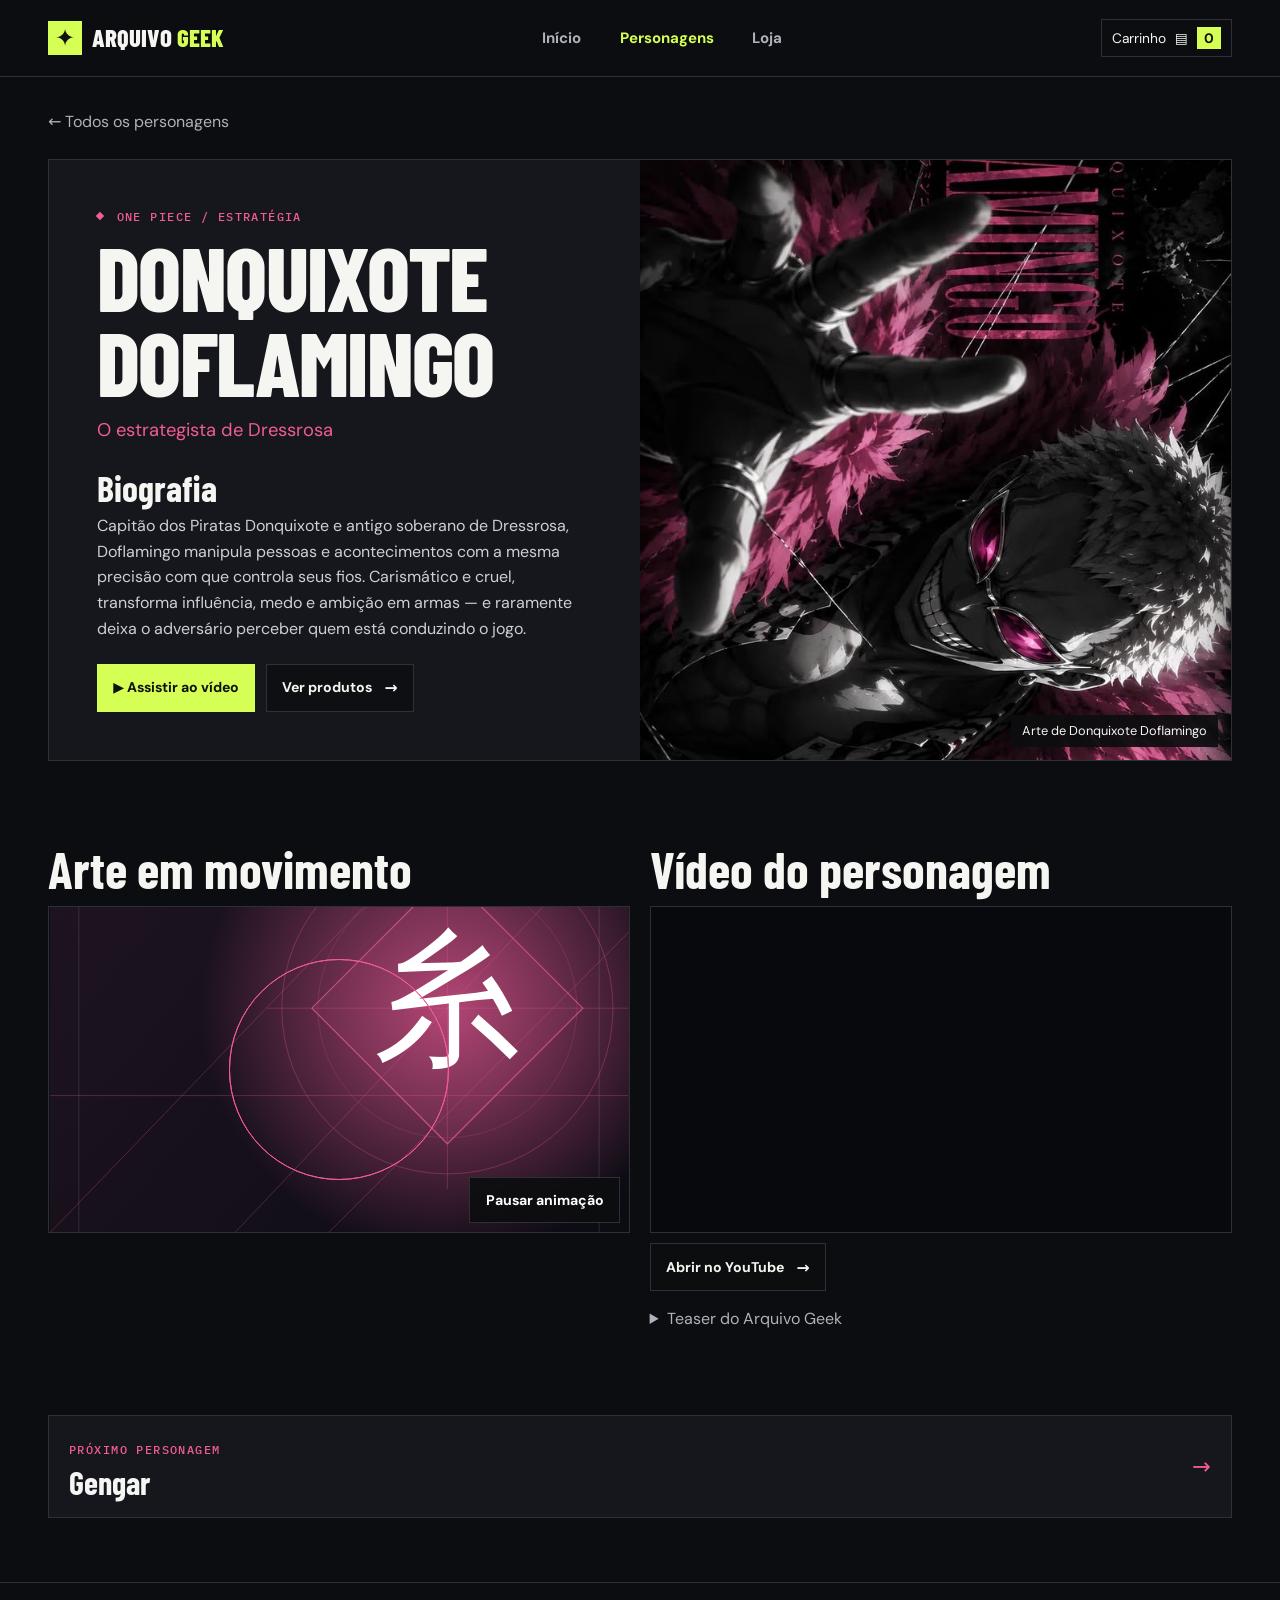
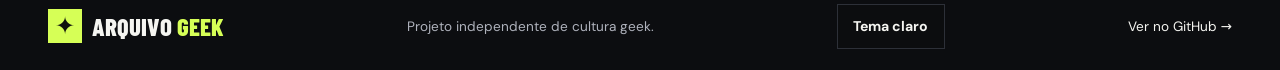
<file: personagens/doflamingo.html>
<!doctype html>
<html lang="pt-BR">
<head>
<meta charset="utf-8">
<meta name="viewport" content="width=device-width,initial-scale=1">
<meta name="theme-color" content="#0c0d10">
<meta name="description" content="Capitão dos Piratas Donquixote e antigo soberano de Dressrosa, Doflamingo manipula pessoas e acontecimentos com a mesma precisão com que controla seus fios. Carismático e cruel, transforma influência, medo e ambição em armas — e raramente deixa o adversário perceber quem está conduzindo o jogo.">
<title>Donquixote Doflamingo | Arquivo Geek</title>
<link rel="icon" href="../favicon.svg" type="image/svg+xml">
<link rel="stylesheet" href="../style.css">
<script src="../index.js" defer></script>
</head>
<body>
<a class="skip" href="#conteudo">Pular para o conteúdo</a>
<header class="site-header"><div class="shell header-inner">
<a class="brand" href="../index.html" aria-label="Arquivo Geek, início"><span class="brand-icon" aria-hidden="true">✦</span><span>ARQUIVO<span class="brand-accent">GEEK</span></span></a>
<nav aria-label="Menu principal">
<a href="../index.html">Início</a>
<a href="../index.html#colecao" aria-current="location">Personagens</a>
<a href="../loja.html">Loja</a>
</nav>
<a class="cart-link" href="../loja.html#carrinho"><span class="cart-label">Carrinho</span><span aria-hidden="true">▤</span><b data-cart-count>0</b></a>
</div></header>
<main id="conteudo">
<div class="shell profile-page" style="--accent:#f05b98;--tone:#211523">
<a class="back-link" href="../index.html#colecao">← Todos os personagens</a>
<section class="profile-hero">
<div class="profile-copy"><p class="kicker"><span class="signal"></span> One Piece / Estratégia</p>
<h1>Donquixote Doflamingo</h1><p class="profile-role">O estrategista de Dressrosa</p>
<h2>Biografia</h2><p class="bio">Capitão dos Piratas Donquixote e antigo soberano de Dressrosa, Doflamingo manipula pessoas e acontecimentos com a mesma precisão com que controla seus fios. Carismático e cruel, transforma influência, medo e ambição em armas — e raramente deixa o adversário perceber quem está conduzindo o jogo.</p>
<div class="profile-actions"><a class="button primary" href="#video">▶ Assistir ao vídeo</a><a class="button outline" href="../loja.html?personagem=doflamingo">Ver produtos <span>→</span></a></div></div>
<figure class="profile-image" data-id="doflamingo"><img src="../baixados%20(1).jpg" alt="Arte de Donquixote Doflamingo" loading="eager"><figcaption>Arte de Donquixote Doflamingo</figcaption></figure>
</section>
<section class="section media-section" aria-label="Arte e vídeo de Donquixote Doflamingo">
<div><h2>Arte em movimento</h2><div class="motion-stage" data-motion>
<img class="motion-image" src="../doflamingo.svg" alt="Ilustração de Donquixote Doflamingo" loading="lazy">
<span class="motion-ring" aria-hidden="true"></span><span class="motion-ring ring-two" aria-hidden="true"></span>
<button class="button motion-button" type="button" aria-pressed="false">Pausar animação</button>
</div></div>
<div id="video"><h2>Vídeo do personagem</h2>
<iframe class="youtube-player" src="https://www.youtube-nocookie.com/embed/Mqh0KeCGSS8" title="Vídeo de Donquixote Doflamingo no YouTube" loading="lazy" allow="encrypted-media; picture-in-picture; fullscreen" allowfullscreen></iframe>
<a class="button outline youtube-link" href="https://youtu.be/Mqh0KeCGSS8" target="_blank" rel="noopener noreferrer">Abrir no YouTube <span aria-hidden="true">→</span></a>
<details class="profile-teaser"><summary>Teaser do Arquivo Geek</summary><video controls playsinline preload="none" poster="../baixados%20(1).jpg" aria-label="Vídeo de apresentação de Donquixote Doflamingo">
<source src="../midia/doflamingo.mp4" type="video/mp4">
<a href="../midia/doflamingo.mp4">Baixar vídeo</a></video>
<p class="media-caption">Teaser visual sem áudio.</p></details></div>
</section>
<a class="next-profile" href="../personagens/gengar.html"><span><small class="kicker">PRÓXIMO PERSONAGEM</small><strong>Gengar</strong></span><span aria-hidden="true">→</span></a>
</div></main>
<footer class="site-footer"><div class="shell"><a class="brand" href="../index.html"><span class="brand-icon" aria-hidden="true">✦</span><span>ARQUIVO<span class="brand-accent">GEEK</span></span></a><p>Projeto independente de cultura geek.</p><button type="button" class="button outline theme-toggle" aria-pressed="false">Tema claro</button><a href="https://github.com/Kalebreus/terminal-estudo">Ver no GitHub →</a></div></footer>
</body></html>
</file>
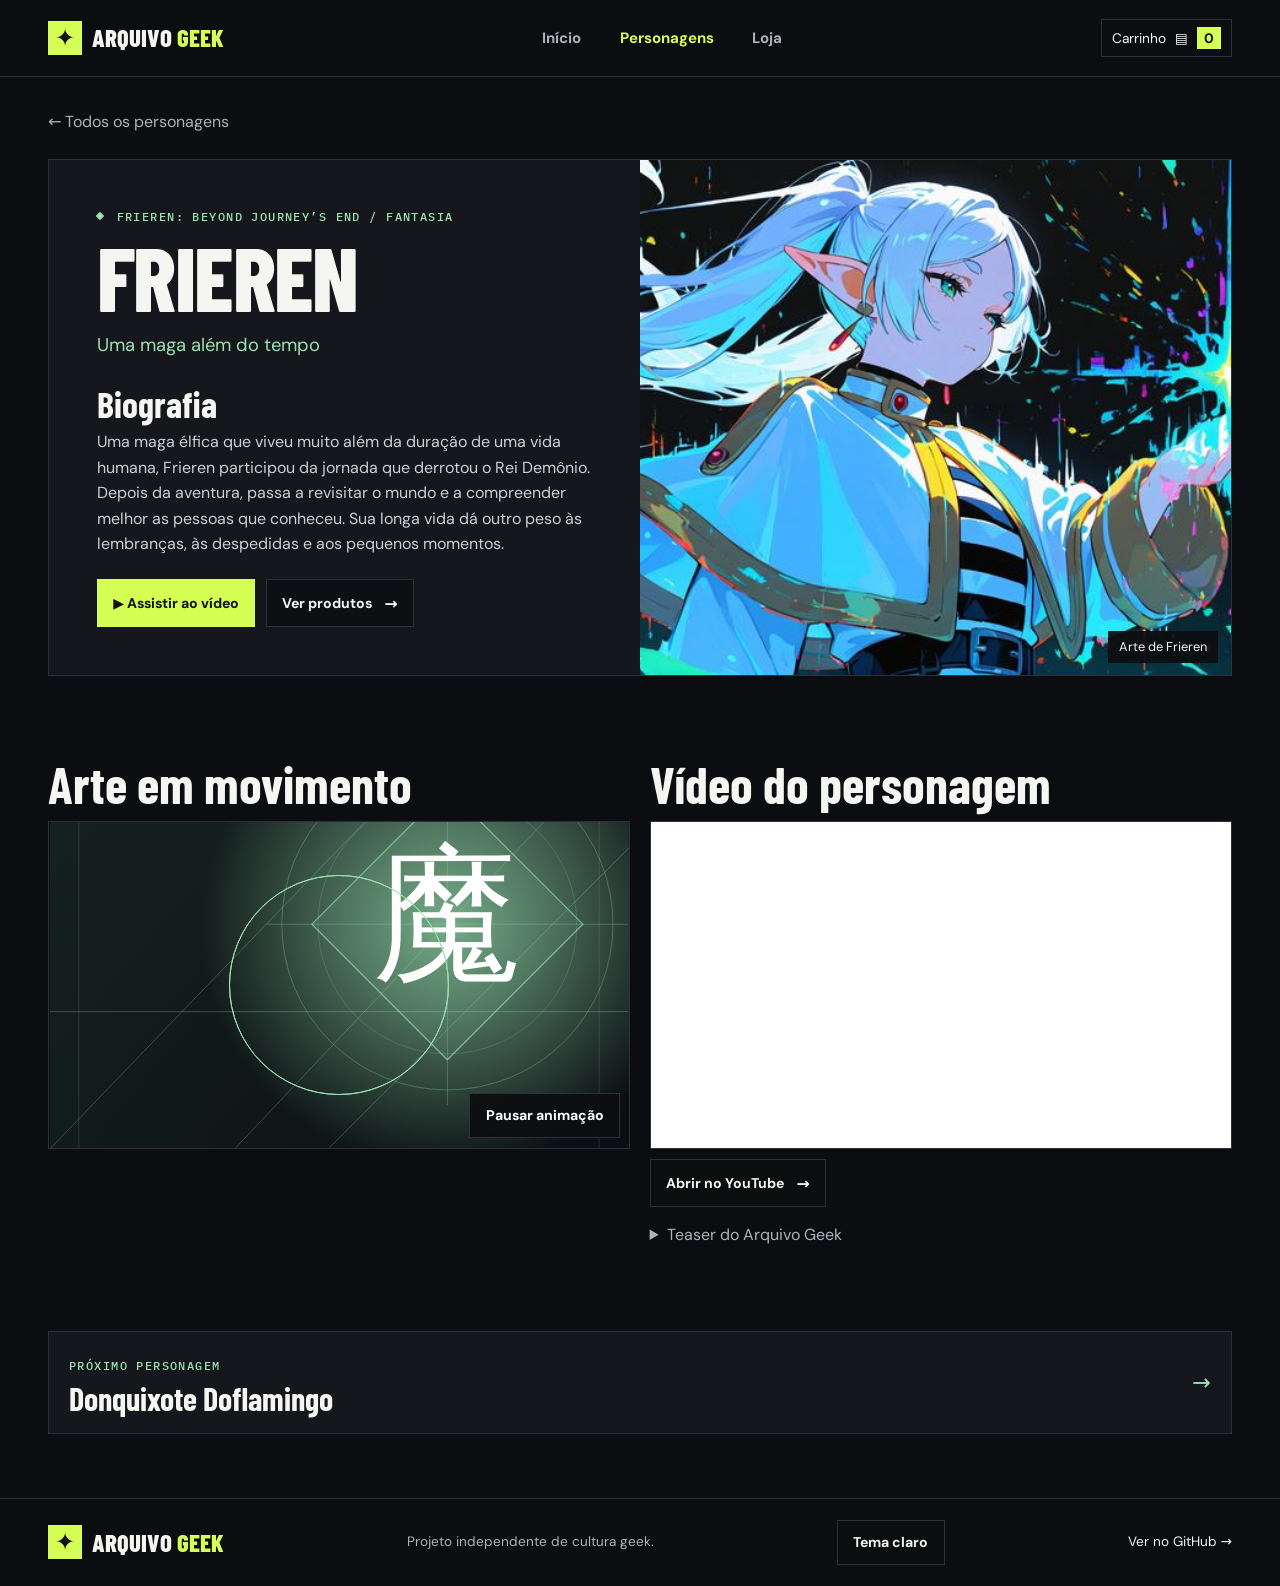
<file: personagens/frieren.html>
<!doctype html>
<html lang="pt-BR">
<head>
<meta charset="utf-8">
<meta name="viewport" content="width=device-width,initial-scale=1">
<meta name="theme-color" content="#0c0d10">
<meta name="description" content="Uma maga élfica que viveu muito além da duração de uma vida humana, Frieren participou da jornada que derrotou o Rei Demônio. Depois da aventura, passa a revisitar o mundo e a compreender melhor as pessoas que conheceu. Sua longa vida dá outro peso às lembranças, às despedidas e aos pequenos momentos.">
<title>Frieren | Arquivo Geek</title>
<link rel="icon" href="../favicon.svg" type="image/svg+xml">
<link rel="stylesheet" href="../style.css">
<script src="../index.js" defer></script>
</head>
<body>
<a class="skip" href="#conteudo">Pular para o conteúdo</a>
<header class="site-header"><div class="shell header-inner">
<a class="brand" href="../index.html" aria-label="Arquivo Geek, início"><span class="brand-icon" aria-hidden="true">✦</span><span>ARQUIVO<span class="brand-accent">GEEK</span></span></a>
<nav aria-label="Menu principal">
<a href="../index.html">Início</a>
<a href="../index.html#colecao" aria-current="location">Personagens</a>
<a href="../loja.html">Loja</a>
</nav>
<a class="cart-link" href="../loja.html#carrinho"><span class="cart-label">Carrinho</span><span aria-hidden="true">▤</span><b data-cart-count>0</b></a>
</div></header>
<main id="conteudo">
<div class="shell profile-page" style="--accent:#9be3b1;--tone:#172521">
<a class="back-link" href="../index.html#colecao">← Todos os personagens</a>
<section class="profile-hero">
<div class="profile-copy"><p class="kicker"><span class="signal"></span> Frieren: Beyond Journey’s End / Fantasia</p>
<h1>Frieren</h1><p class="profile-role">Uma maga além do tempo</p>
<h2>Biografia</h2><p class="bio">Uma maga élfica que viveu muito além da duração de uma vida humana, Frieren participou da jornada que derrotou o Rei Demônio. Depois da aventura, passa a revisitar o mundo e a compreender melhor as pessoas que conheceu. Sua longa vida dá outro peso às lembranças, às despedidas e aos pequenos momentos.</p>
<div class="profile-actions"><a class="button primary" href="#video">▶ Assistir ao vídeo</a><a class="button outline" href="../loja.html?personagem=frieren">Ver produtos <span>→</span></a></div></div>
<figure class="profile-image" data-id="frieren"><img src="../Frieren%E3%80%902%E3%80%91.jpg" alt="Arte de Frieren" loading="eager"><figcaption>Arte de Frieren</figcaption></figure>
</section>
<section class="section media-section" aria-label="Arte e vídeo de Frieren">
<div><h2>Arte em movimento</h2><div class="motion-stage" data-motion>
<img class="motion-image" src="../frieren.svg" alt="Ilustração de Frieren" loading="lazy">
<span class="motion-ring" aria-hidden="true"></span><span class="motion-ring ring-two" aria-hidden="true"></span>
<button class="button motion-button" type="button" aria-pressed="false">Pausar animação</button>
</div></div>
<div id="video"><h2>Vídeo do personagem</h2>
<iframe class="youtube-player" src="https://www.youtube-nocookie.com/embed/_kUFws-dHEI" title="Vídeo de Frieren no YouTube" loading="lazy" allow="encrypted-media; picture-in-picture; fullscreen" allowfullscreen></iframe>
<a class="button outline youtube-link" href="https://youtu.be/_kUFws-dHEI" target="_blank" rel="noopener noreferrer">Abrir no YouTube <span aria-hidden="true">→</span></a>
<details class="profile-teaser"><summary>Teaser do Arquivo Geek</summary><video controls playsinline preload="none" poster="../Frieren%E3%80%902%E3%80%91.jpg" aria-label="Vídeo de apresentação de Frieren">
<source src="../midia/frieren.mp4" type="video/mp4">
<a href="../midia/frieren.mp4">Baixar vídeo</a></video>
<p class="media-caption">Teaser visual sem áudio.</p></details></div>
</section>
<a class="next-profile" href="../personagens/doflamingo.html"><span><small class="kicker">PRÓXIMO PERSONAGEM</small><strong>Donquixote Doflamingo</strong></span><span aria-hidden="true">→</span></a>
</div></main>
<footer class="site-footer"><div class="shell"><a class="brand" href="../index.html"><span class="brand-icon" aria-hidden="true">✦</span><span>ARQUIVO<span class="brand-accent">GEEK</span></span></a><p>Projeto independente de cultura geek.</p><button type="button" class="button outline theme-toggle" aria-pressed="false">Tema claro</button><a href="https://github.com/Kalebreus/terminal-estudo">Ver no GitHub →</a></div></footer>
</body></html>
</file>
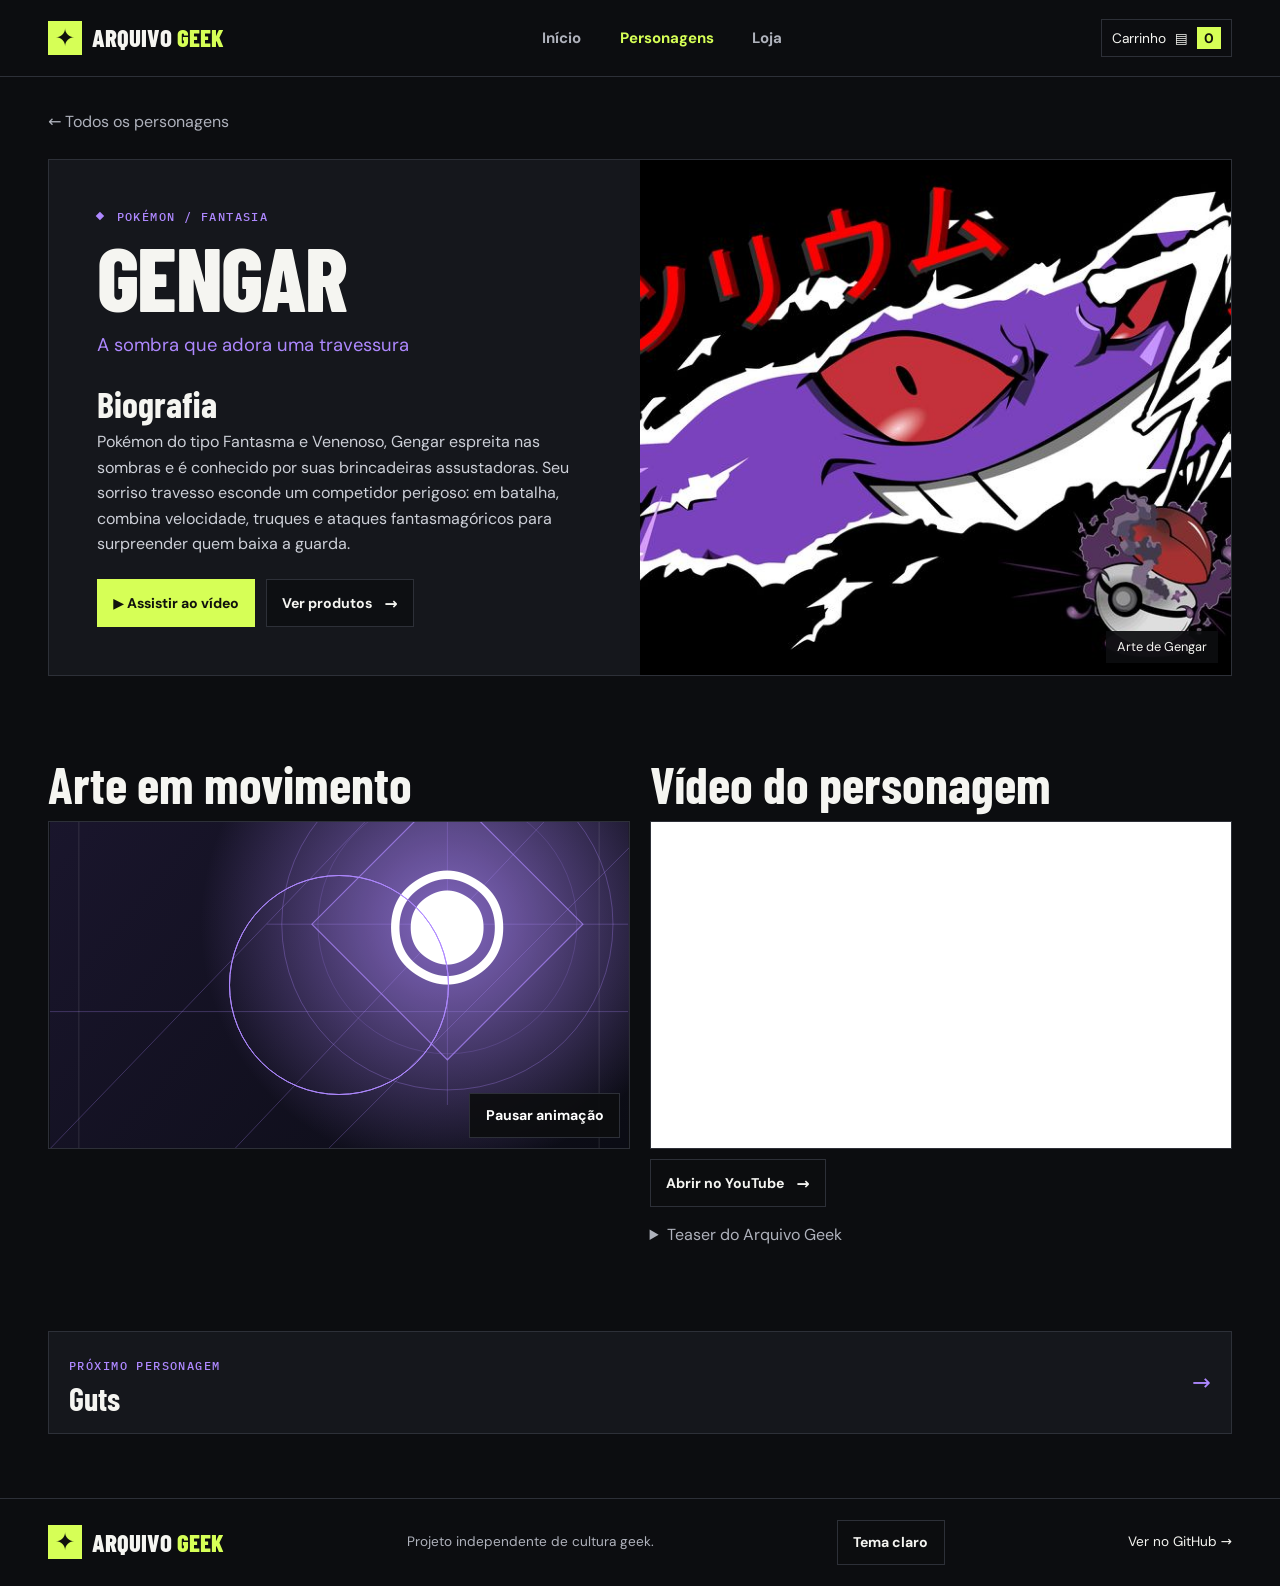
<file: personagens/gengar.html>
<!doctype html>
<html lang="pt-BR">
<head>
<meta charset="utf-8">
<meta name="viewport" content="width=device-width,initial-scale=1">
<meta name="theme-color" content="#0c0d10">
<meta name="description" content="Pokémon do tipo Fantasma e Venenoso, Gengar espreita nas sombras e é conhecido por suas brincadeiras assustadoras. Seu sorriso travesso esconde um competidor perigoso: em batalha, combina velocidade, truques e ataques fantasmagóricos para surpreender quem baixa a guarda.">
<title>Gengar | Arquivo Geek</title>
<link rel="icon" href="../favicon.svg" type="image/svg+xml">
<link rel="stylesheet" href="../style.css">
<script src="../index.js" defer></script>
</head>
<body>
<a class="skip" href="#conteudo">Pular para o conteúdo</a>
<header class="site-header"><div class="shell header-inner">
<a class="brand" href="../index.html" aria-label="Arquivo Geek, início"><span class="brand-icon" aria-hidden="true">✦</span><span>ARQUIVO<span class="brand-accent">GEEK</span></span></a>
<nav aria-label="Menu principal">
<a href="../index.html">Início</a>
<a href="../index.html#colecao" aria-current="location">Personagens</a>
<a href="../loja.html">Loja</a>
</nav>
<a class="cart-link" href="../loja.html#carrinho"><span class="cart-label">Carrinho</span><span aria-hidden="true">▤</span><b data-cart-count>0</b></a>
</div></header>
<main id="conteudo">
<div class="shell profile-page" style="--accent:#ae88ff;--tone:#1c1730">
<a class="back-link" href="../index.html#colecao">← Todos os personagens</a>
<section class="profile-hero">
<div class="profile-copy"><p class="kicker"><span class="signal"></span> Pokémon / Fantasia</p>
<h1>Gengar</h1><p class="profile-role">A sombra que adora uma travessura</p>
<h2>Biografia</h2><p class="bio">Pokémon do tipo Fantasma e Venenoso, Gengar espreita nas sombras e é conhecido por suas brincadeiras assustadoras. Seu sorriso travesso esconde um competidor perigoso: em batalha, combina velocidade, truques e ataques fantasmagóricos para surpreender quem baixa a guarda.</p>
<div class="profile-actions"><a class="button primary" href="#video">▶ Assistir ao vídeo</a><a class="button outline" href="../loja.html?personagem=gengar">Ver produtos <span>→</span></a></div></div>
<figure class="profile-image" data-id="gengar"><img src="../Gengar.jpg" alt="Arte de Gengar" loading="eager"><figcaption>Arte de Gengar</figcaption></figure>
</section>
<section class="section media-section" aria-label="Arte e vídeo de Gengar">
<div><h2>Arte em movimento</h2><div class="motion-stage" data-motion>
<img class="motion-image" src="../gengar.svg" alt="Ilustração de Gengar" loading="lazy">
<span class="motion-ring" aria-hidden="true"></span><span class="motion-ring ring-two" aria-hidden="true"></span>
<button class="button motion-button" type="button" aria-pressed="false">Pausar animação</button>
</div></div>
<div id="video"><h2>Vídeo do personagem</h2>
<iframe class="youtube-player" src="https://www.youtube-nocookie.com/embed/kLZ7yepDVQ8" title="Vídeo de Gengar no YouTube" loading="lazy" allow="encrypted-media; picture-in-picture; fullscreen" allowfullscreen></iframe>
<a class="button outline youtube-link" href="https://youtu.be/kLZ7yepDVQ8" target="_blank" rel="noopener noreferrer">Abrir no YouTube <span aria-hidden="true">→</span></a>
<details class="profile-teaser"><summary>Teaser do Arquivo Geek</summary><video controls playsinline preload="none" poster="../Gengar.jpg" aria-label="Vídeo de apresentação de Gengar">
<source src="../midia/gengar.mp4" type="video/mp4">
<a href="../midia/gengar.mp4">Baixar vídeo</a></video>
<p class="media-caption">Teaser visual sem áudio.</p></details></div>
</section>
<a class="next-profile" href="../personagens/guts.html"><span><small class="kicker">PRÓXIMO PERSONAGEM</small><strong>Guts</strong></span><span aria-hidden="true">→</span></a>
</div></main>
<footer class="site-footer"><div class="shell"><a class="brand" href="../index.html"><span class="brand-icon" aria-hidden="true">✦</span><span>ARQUIVO<span class="brand-accent">GEEK</span></span></a><p>Projeto independente de cultura geek.</p><button type="button" class="button outline theme-toggle" aria-pressed="false">Tema claro</button><a href="https://github.com/Kalebreus/terminal-estudo">Ver no GitHub →</a></div></footer>
</body></html>
</file>
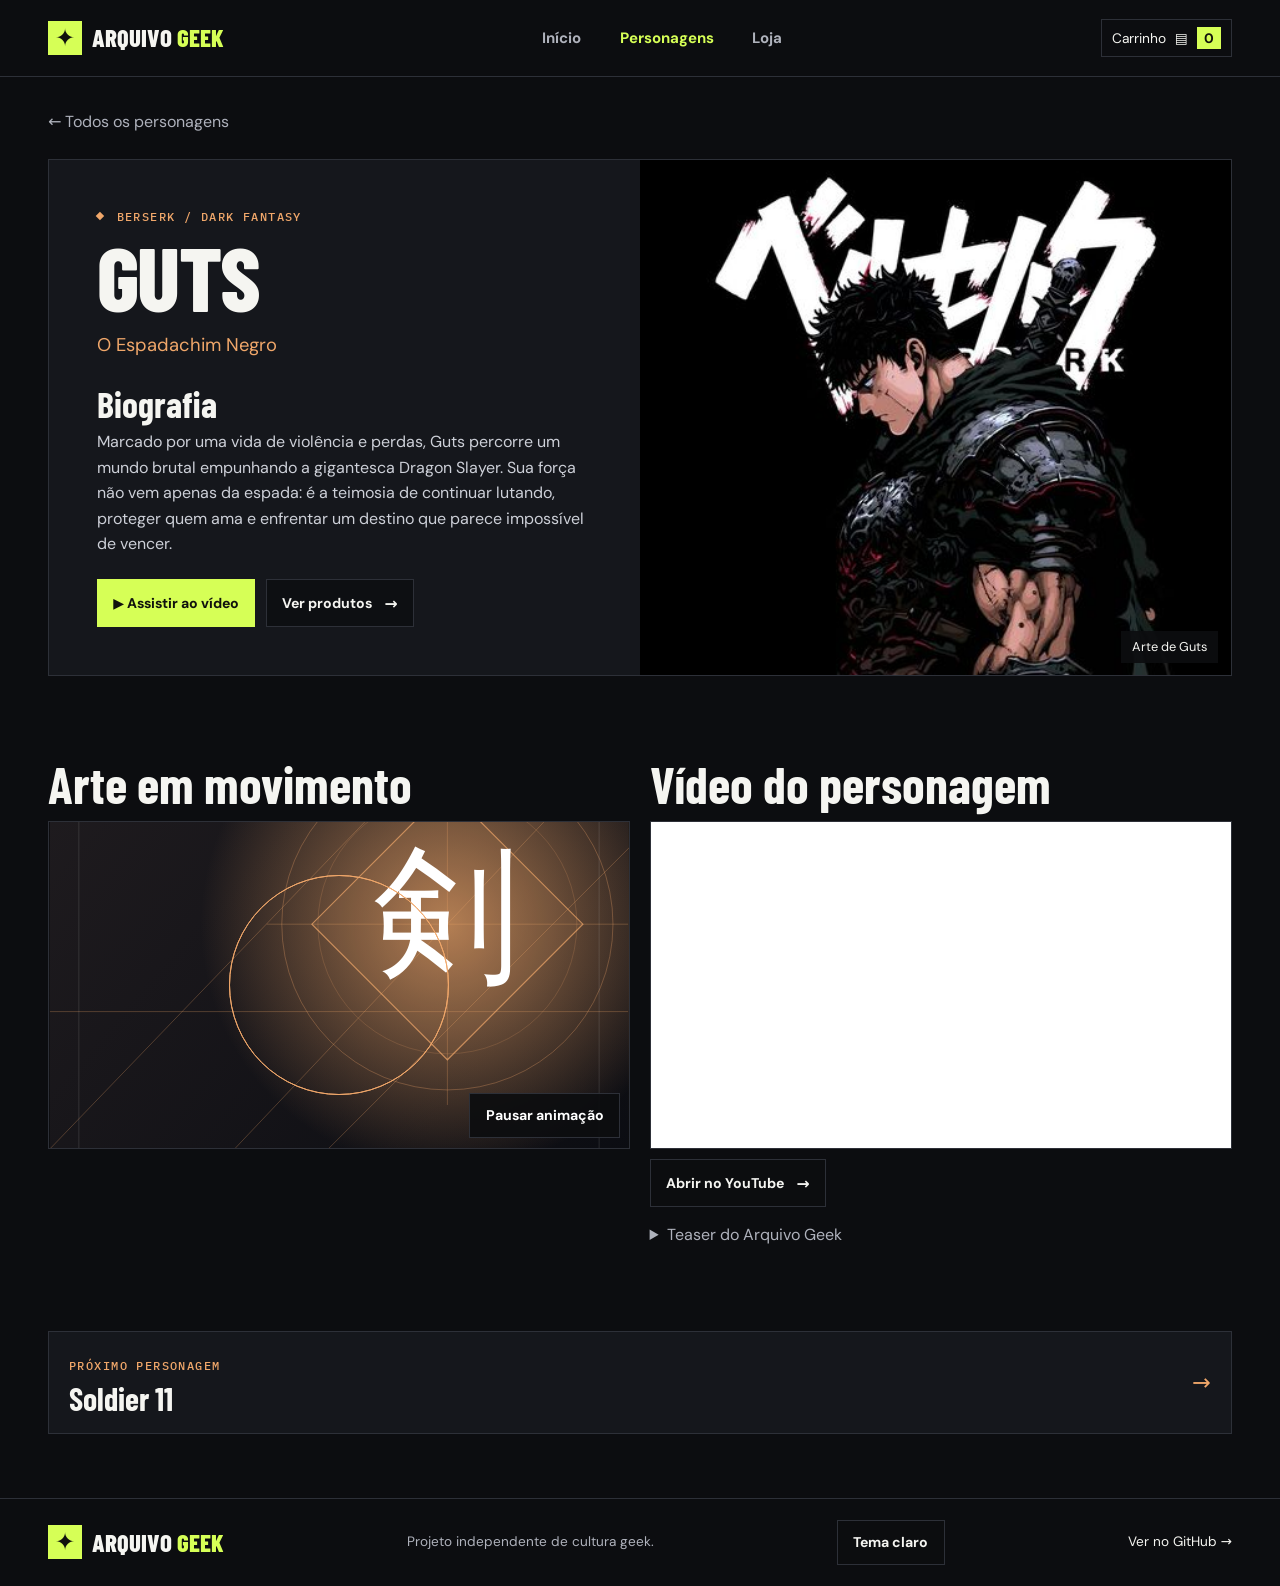
<file: personagens/guts.html>
<!doctype html>
<html lang="pt-BR">
<head>
<meta charset="utf-8">
<meta name="viewport" content="width=device-width,initial-scale=1">
<meta name="theme-color" content="#0c0d10">
<meta name="description" content="Marcado por uma vida de violência e perdas, Guts percorre um mundo brutal empunhando a gigantesca Dragon Slayer. Sua força não vem apenas da espada: é a teimosia de continuar lutando, proteger quem ama e enfrentar um destino que parece impossível de vencer.">
<title>Guts | Arquivo Geek</title>
<link rel="icon" href="../favicon.svg" type="image/svg+xml">
<link rel="stylesheet" href="../style.css">
<script src="../index.js" defer></script>
</head>
<body>
<a class="skip" href="#conteudo">Pular para o conteúdo</a>
<header class="site-header"><div class="shell header-inner">
<a class="brand" href="../index.html" aria-label="Arquivo Geek, início"><span class="brand-icon" aria-hidden="true">✦</span><span>ARQUIVO<span class="brand-accent">GEEK</span></span></a>
<nav aria-label="Menu principal">
<a href="../index.html">Início</a>
<a href="../index.html#colecao" aria-current="location">Personagens</a>
<a href="../loja.html">Loja</a>
</nav>
<a class="cart-link" href="../loja.html#carrinho"><span class="cart-label">Carrinho</span><span aria-hidden="true">▤</span><b data-cart-count>0</b></a>
</div></header>
<main id="conteudo">
<div class="shell profile-page" style="--accent:#f0a76a;--tone:#211d20">
<a class="back-link" href="../index.html#colecao">← Todos os personagens</a>
<section class="profile-hero">
<div class="profile-copy"><p class="kicker"><span class="signal"></span> Berserk / Dark fantasy</p>
<h1>Guts</h1><p class="profile-role">O Espadachim Negro</p>
<h2>Biografia</h2><p class="bio">Marcado por uma vida de violência e perdas, Guts percorre um mundo brutal empunhando a gigantesca Dragon Slayer. Sua força não vem apenas da espada: é a teimosia de continuar lutando, proteger quem ama e enfrentar um destino que parece impossível de vencer.</p>
<div class="profile-actions"><a class="button primary" href="#video">▶ Assistir ao vídeo</a><a class="button outline" href="../loja.html?personagem=guts">Ver produtos <span>→</span></a></div></div>
<figure class="profile-image" data-id="guts"><img src="../wallpaper%20pc%20berserk%20black%20_1308x736_.jpg" alt="Arte de Guts" loading="eager"><figcaption>Arte de Guts</figcaption></figure>
</section>
<section class="section media-section" aria-label="Arte e vídeo de Guts">
<div><h2>Arte em movimento</h2><div class="motion-stage" data-motion>
<img class="motion-image" src="../guts.svg" alt="Ilustração de Guts" loading="lazy">
<span class="motion-ring" aria-hidden="true"></span><span class="motion-ring ring-two" aria-hidden="true"></span>
<button class="button motion-button" type="button" aria-pressed="false">Pausar animação</button>
</div></div>
<div id="video"><h2>Vídeo do personagem</h2>
<iframe class="youtube-player" src="https://www.youtube-nocookie.com/embed/g0E6vDWLVpU" title="Vídeo de Guts no YouTube" loading="lazy" allow="encrypted-media; picture-in-picture; fullscreen" allowfullscreen></iframe>
<a class="button outline youtube-link" href="https://youtu.be/g0E6vDWLVpU" target="_blank" rel="noopener noreferrer">Abrir no YouTube <span aria-hidden="true">→</span></a>
<details class="profile-teaser"><summary>Teaser do Arquivo Geek</summary><video controls playsinline preload="none" poster="../wallpaper%20pc%20berserk%20black%20_1308x736_.jpg" aria-label="Vídeo de apresentação de Guts">
<source src="../midia/guts.mp4" type="video/mp4">
<a href="../midia/guts.mp4">Baixar vídeo</a></video>
<p class="media-caption">Teaser visual sem áudio.</p></details></div>
</section>
<a class="next-profile" href="../personagens/soldier-11.html"><span><small class="kicker">PRÓXIMO PERSONAGEM</small><strong>Soldier 11</strong></span><span aria-hidden="true">→</span></a>
</div></main>
<footer class="site-footer"><div class="shell"><a class="brand" href="../index.html"><span class="brand-icon" aria-hidden="true">✦</span><span>ARQUIVO<span class="brand-accent">GEEK</span></span></a><p>Projeto independente de cultura geek.</p><button type="button" class="button outline theme-toggle" aria-pressed="false">Tema claro</button><a href="https://github.com/Kalebreus/terminal-estudo">Ver no GitHub →</a></div></footer>
</body></html>
</file>
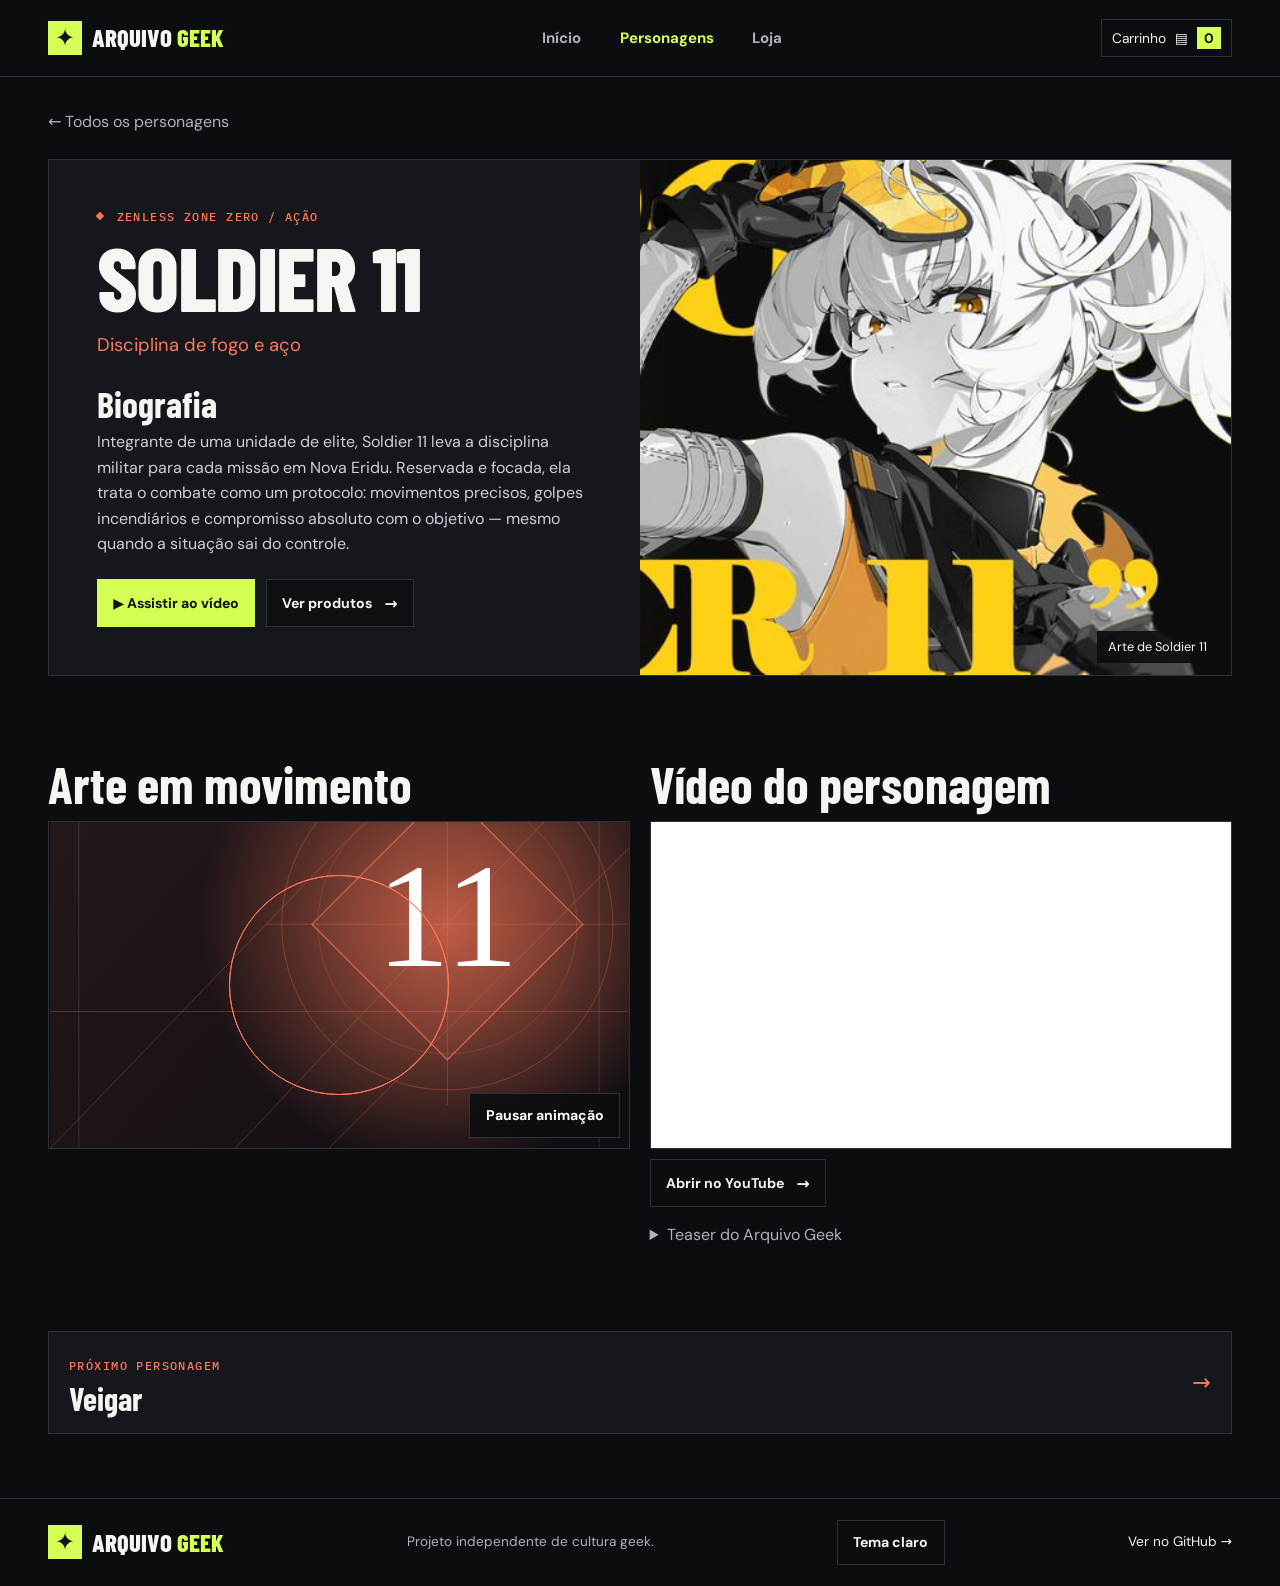
<file: personagens/soldier-11.html>
<!doctype html>
<html lang="pt-BR">
<head>
<meta charset="utf-8">
<meta name="viewport" content="width=device-width,initial-scale=1">
<meta name="theme-color" content="#0c0d10">
<meta name="description" content="Integrante de uma unidade de elite, Soldier 11 leva a disciplina militar para cada missão em Nova Eridu. Reservada e focada, ela trata o combate como um protocolo: movimentos precisos, golpes incendiários e compromisso absoluto com o objetivo — mesmo quando a situação sai do controle.">
<title>Soldier 11 | Arquivo Geek</title>
<link rel="icon" href="../favicon.svg" type="image/svg+xml">
<link rel="stylesheet" href="../style.css">
<script src="../index.js" defer></script>
</head>
<body>
<a class="skip" href="#conteudo">Pular para o conteúdo</a>
<header class="site-header"><div class="shell header-inner">
<a class="brand" href="../index.html" aria-label="Arquivo Geek, início"><span class="brand-icon" aria-hidden="true">✦</span><span>ARQUIVO<span class="brand-accent">GEEK</span></span></a>
<nav aria-label="Menu principal">
<a href="../index.html">Início</a>
<a href="../index.html#colecao" aria-current="location">Personagens</a>
<a href="../loja.html">Loja</a>
</nav>
<a class="cart-link" href="../loja.html#carrinho"><span class="cart-label">Carrinho</span><span aria-hidden="true">▤</span><b data-cart-count>0</b></a>
</div></header>
<main id="conteudo">
<div class="shell profile-page" style="--accent:#ff7957;--tone:#291a1c">
<a class="back-link" href="../index.html#colecao">← Todos os personagens</a>
<section class="profile-hero">
<div class="profile-copy"><p class="kicker"><span class="signal"></span> Zenless Zone Zero / Ação</p>
<h1>Soldier 11</h1><p class="profile-role">Disciplina de fogo e aço</p>
<h2>Biografia</h2><p class="bio">Integrante de uma unidade de elite, Soldier 11 leva a disciplina militar para cada missão em Nova Eridu. Reservada e focada, ela trata o combate como um protocolo: movimentos precisos, golpes incendiários e compromisso absoluto com o objetivo — mesmo quando a situação sai do controle.</p>
<div class="profile-actions"><a class="button primary" href="#video">▶ Assistir ao vídeo</a><a class="button outline" href="../loja.html?personagem=soldier-11">Ver produtos <span>→</span></a></div></div>
<figure class="profile-image" data-id="soldier-11"><img src="../%F0%9D%97%A6%F0%9D%97%BC%F0%9D%97%B9%F0%9D%97%B1%F0%9D%97%B6%F0%9D%97%B2%F0%9D%97%BF%20%F0%9D%9F%AD%F0%9D%9F%AD%E2%80%94%20%F0%9D%92%81%F0%9D%92%81%F0%9D%92%81%20%E2%94%86%20%F0%9D%98%BE%F0%9D%99%9E%F0%9D%99%A3%F0%9D%99%9A%F0%9D%99%A2%F0%9D%99%96%F0%9F%8E%A5_.jpg" alt="Arte de Soldier 11" loading="eager"><figcaption>Arte de Soldier 11</figcaption></figure>
</section>
<section class="section media-section" aria-label="Arte e vídeo de Soldier 11">
<div><h2>Arte em movimento</h2><div class="motion-stage" data-motion>
<img class="motion-image" src="../soldier-11.svg" alt="Ilustração de Soldier 11" loading="lazy">
<span class="motion-ring" aria-hidden="true"></span><span class="motion-ring ring-two" aria-hidden="true"></span>
<button class="button motion-button" type="button" aria-pressed="false">Pausar animação</button>
</div></div>
<div id="video"><h2>Vídeo do personagem</h2>
<iframe class="youtube-player" src="https://www.youtube-nocookie.com/embed/cdjl01vqjEQ" title="Vídeo de Soldier 11 no YouTube" loading="lazy" allow="encrypted-media; picture-in-picture; fullscreen" allowfullscreen></iframe>
<a class="button outline youtube-link" href="https://youtu.be/cdjl01vqjEQ" target="_blank" rel="noopener noreferrer">Abrir no YouTube <span aria-hidden="true">→</span></a>
<details class="profile-teaser"><summary>Teaser do Arquivo Geek</summary><video controls playsinline preload="none" poster="../%F0%9D%97%A6%F0%9D%97%BC%F0%9D%97%B9%F0%9D%97%B1%F0%9D%97%B6%F0%9D%97%B2%F0%9D%97%BF%20%F0%9D%9F%AD%F0%9D%9F%AD%E2%80%94%20%F0%9D%92%81%F0%9D%92%81%F0%9D%92%81%20%E2%94%86%20%F0%9D%98%BE%F0%9D%99%9E%F0%9D%99%A3%F0%9D%99%9A%F0%9D%99%A2%F0%9D%99%96%F0%9F%8E%A5_.jpg" aria-label="Vídeo de apresentação de Soldier 11">
<source src="../midia/soldier-11.mp4" type="video/mp4">
<a href="../midia/soldier-11.mp4">Baixar vídeo</a></video>
<p class="media-caption">Teaser visual sem áudio.</p></details></div>
</section>
<a class="next-profile" href="../personagens/veigar.html"><span><small class="kicker">PRÓXIMO PERSONAGEM</small><strong>Veigar</strong></span><span aria-hidden="true">→</span></a>
</div></main>
<footer class="site-footer"><div class="shell"><a class="brand" href="../index.html"><span class="brand-icon" aria-hidden="true">✦</span><span>ARQUIVO<span class="brand-accent">GEEK</span></span></a><p>Projeto independente de cultura geek.</p><button type="button" class="button outline theme-toggle" aria-pressed="false">Tema claro</button><a href="https://github.com/Kalebreus/terminal-estudo">Ver no GitHub →</a></div></footer>
</body></html>
</file>
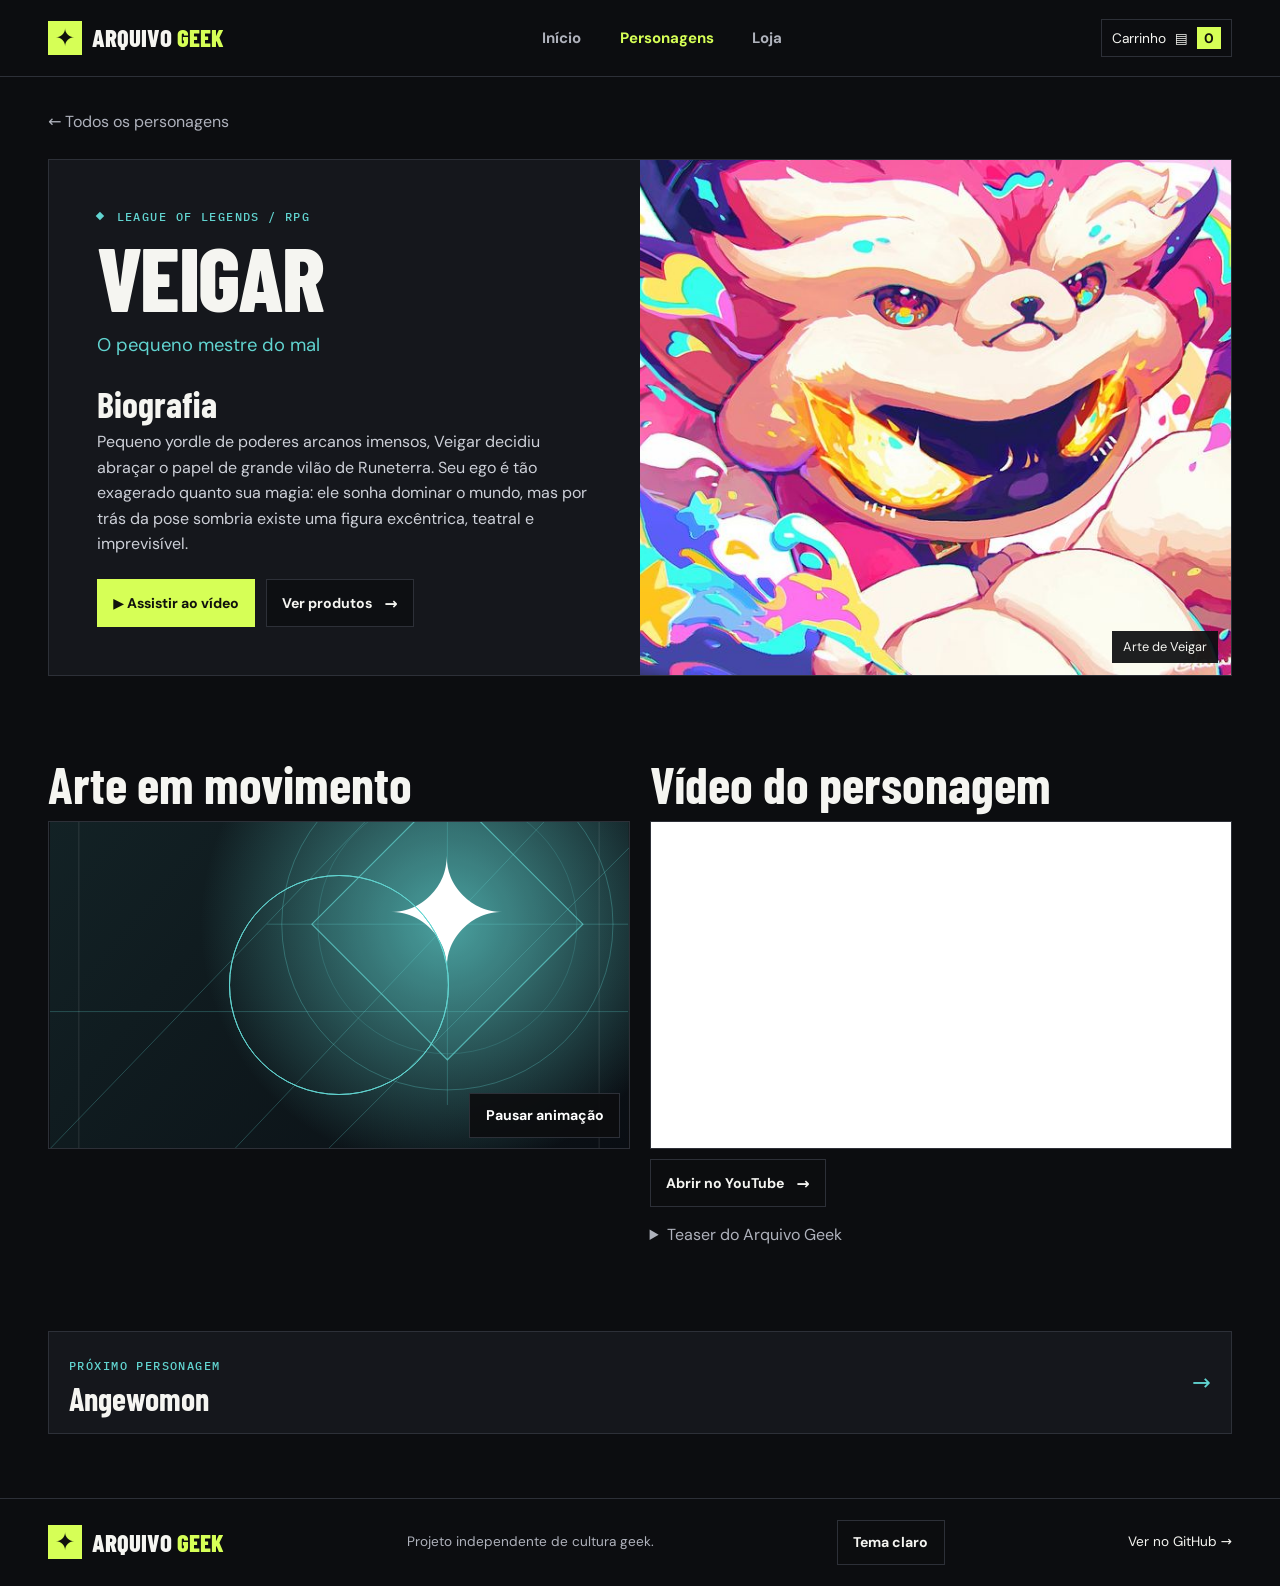
<file: personagens/veigar.html>
<!doctype html>
<html lang="pt-BR">
<head>
<meta charset="utf-8">
<meta name="viewport" content="width=device-width,initial-scale=1">
<meta name="theme-color" content="#0c0d10">
<meta name="description" content="Pequeno yordle de poderes arcanos imensos, Veigar decidiu abraçar o papel de grande vilão de Runeterra. Seu ego é tão exagerado quanto sua magia: ele sonha dominar o mundo, mas por trás da pose sombria existe uma figura excêntrica, teatral e imprevisível.">
<title>Veigar | Arquivo Geek</title>
<link rel="icon" href="../favicon.svg" type="image/svg+xml">
<link rel="stylesheet" href="../style.css">
<script src="../index.js" defer></script>
</head>
<body>
<a class="skip" href="#conteudo">Pular para o conteúdo</a>
<header class="site-header"><div class="shell header-inner">
<a class="brand" href="../index.html" aria-label="Arquivo Geek, início"><span class="brand-icon" aria-hidden="true">✦</span><span>ARQUIVO<span class="brand-accent">GEEK</span></span></a>
<nav aria-label="Menu principal">
<a href="../index.html">Início</a>
<a href="../index.html#colecao" aria-current="location">Personagens</a>
<a href="../loja.html">Loja</a>
</nav>
<a class="cart-link" href="../loja.html#carrinho"><span class="cart-label">Carrinho</span><span aria-hidden="true">▤</span><b data-cart-count>0</b></a>
</div></header>
<main id="conteudo">
<div class="shell profile-page" style="--accent:#61d4d0;--tone:#142528">
<a class="back-link" href="../index.html#colecao">← Todos os personagens</a>
<section class="profile-hero">
<div class="profile-copy"><p class="kicker"><span class="signal"></span> League of Legends / RPG</p>
<h1>Veigar</h1><p class="profile-role">O pequeno mestre do mal</p>
<h2>Biografia</h2><p class="bio">Pequeno yordle de poderes arcanos imensos, Veigar decidiu abraçar o papel de grande vilão de Runeterra. Seu ego é tão exagerado quanto sua magia: ele sonha dominar o mundo, mas por trás da pose sombria existe uma figura excêntrica, teatral e imprevisível.</p>
<div class="profile-actions"><a class="button primary" href="#video">▶ Assistir ao vídeo</a><a class="button outline" href="../loja.html?personagem=veigar">Ver produtos <span>→</span></a></div></div>
<figure class="profile-image" data-id="veigar"><img src="../%E2%9C%A8%E2%94%8BVeigar%E1%AC%B8.jpg" alt="Arte de Veigar" loading="eager"><figcaption>Arte de Veigar</figcaption></figure>
</section>
<section class="section media-section" aria-label="Arte e vídeo de Veigar">
<div><h2>Arte em movimento</h2><div class="motion-stage" data-motion>
<img class="motion-image" src="../veigar.svg" alt="Ilustração de Veigar" loading="lazy">
<span class="motion-ring" aria-hidden="true"></span><span class="motion-ring ring-two" aria-hidden="true"></span>
<button class="button motion-button" type="button" aria-pressed="false">Pausar animação</button>
</div></div>
<div id="video"><h2>Vídeo do personagem</h2>
<iframe class="youtube-player" src="https://www.youtube-nocookie.com/embed/TP7UP5ZlFY0" title="Vídeo de Veigar no YouTube" loading="lazy" allow="encrypted-media; picture-in-picture; fullscreen" allowfullscreen></iframe>
<a class="button outline youtube-link" href="https://youtu.be/TP7UP5ZlFY0" target="_blank" rel="noopener noreferrer">Abrir no YouTube <span aria-hidden="true">→</span></a>
<details class="profile-teaser"><summary>Teaser do Arquivo Geek</summary><video controls playsinline preload="none" poster="../%E2%9C%A8%E2%94%8BVeigar%E1%AC%B8.jpg" aria-label="Vídeo de apresentação de Veigar">
<source src="../midia/veigar.mp4" type="video/mp4">
<a href="../midia/veigar.mp4">Baixar vídeo</a></video>
<p class="media-caption">Teaser visual sem áudio.</p></details></div>
</section>
<a class="next-profile" href="../personagens/angewomon.html"><span><small class="kicker">PRÓXIMO PERSONAGEM</small><strong>Angewomon</strong></span><span aria-hidden="true">→</span></a>
</div></main>
<footer class="site-footer"><div class="shell"><a class="brand" href="../index.html"><span class="brand-icon" aria-hidden="true">✦</span><span>ARQUIVO<span class="brand-accent">GEEK</span></span></a><p>Projeto independente de cultura geek.</p><button type="button" class="button outline theme-toggle" aria-pressed="false">Tema claro</button><a href="https://github.com/Kalebreus/terminal-estudo">Ver no GitHub →</a></div></footer>
</body></html>
</file>
<file: style.css>
@font-face {
  font-family: 'Barlow Condensed';
  font-style: normal;
  font-weight: 600;
  font-display: swap;
  src: url(./fontes/barlow-condensed-600.woff2) format('woff2');
  unicode-range: U+0000-00FF, U+0131, U+0152-0153, U+02BB-02BC, U+02C6, U+02DA, U+02DC, U+0304, U+0308, U+0329, U+2000-206F, U+20AC, U+2122, U+2191, U+2193, U+2212, U+2215, U+FEFF, U+FFFD;
}
@font-face {
  font-family: 'Barlow Condensed';
  font-style: normal;
  font-weight: 700;
  font-display: swap;
  src: url(./fontes/barlow-condensed-700.woff2) format('woff2');
  unicode-range: U+0000-00FF, U+0131, U+0152-0153, U+02BB-02BC, U+02C6, U+02DA, U+02DC, U+0304, U+0308, U+0329, U+2000-206F, U+20AC, U+2122, U+2191, U+2193, U+2212, U+2215, U+FEFF, U+FFFD;
}
@font-face {
  font-family: 'Barlow Condensed';
  font-style: normal;
  font-weight: 800;
  font-display: swap;
  src: url(./fontes/barlow-condensed-800.woff2) format('woff2');
  unicode-range: U+0000-00FF, U+0131, U+0152-0153, U+02BB-02BC, U+02C6, U+02DA, U+02DC, U+0304, U+0308, U+0329, U+2000-206F, U+20AC, U+2122, U+2191, U+2193, U+2212, U+2215, U+FEFF, U+FFFD;
}
@font-face {
  font-family: 'DM Sans';
  font-style: normal;
  font-weight: 400 700;
  font-display: swap;
  src: url(./fontes/dm-sans-400-700.woff2) format('woff2');
  unicode-range: U+0000-00FF, U+0131, U+0152-0153, U+02BB-02BC, U+02C6, U+02DA, U+02DC, U+0304, U+0308, U+0329, U+2000-206F, U+20AC, U+2122, U+2191, U+2193, U+2212, U+2215, U+FEFF, U+FFFD;
}
@font-face {
  font-family: 'IBM Plex Mono';
  font-style: normal;
  font-weight: 400;
  font-display: swap;
  src: url(./fontes/ibm-plex-mono-400.woff2) format('woff2');
  unicode-range: U+0000-00FF, U+0131, U+0152-0153, U+02BB-02BC, U+02C6, U+02DA, U+02DC, U+0304, U+0308, U+0329, U+2000-206F, U+20AC, U+2122, U+2191, U+2193, U+2212, U+2215, U+FEFF, U+FFFD;
}
@font-face {
  font-family: 'IBM Plex Mono';
  font-style: normal;
  font-weight: 500;
  font-display: swap;
  src: url(./fontes/ibm-plex-mono-500.woff2) format('woff2');
  unicode-range: U+0000-00FF, U+0131, U+0152-0153, U+02BB-02BC, U+02C6, U+02DA, U+02DC, U+0304, U+0308, U+0329, U+2000-206F, U+20AC, U+2122, U+2191, U+2193, U+2212, U+2215, U+FEFF, U+FFFD;
}
:root {
  color-scheme: dark;
  --bg: #0c0d10;
  --panel: #15171c;
  --line: #2d3038;
  --text: #f5f5f1;
  --muted: #afb2bc;
  --lime: #d6ff56;
  --heading: "Barlow Condensed", "Arial Narrow", Impact, sans-serif;
  --mono: "IBM Plex Mono", monospace;
}
*, *::before, *::after { box-sizing: border-box; }
body { margin: 0; background: var(--bg); color: var(--text); font: 1rem/1.6 "DM Sans", system-ui, sans-serif; }
a { color: inherit; text-decoration: none; }
button, input, select { font: inherit; }
button { cursor: pointer; }
img { display: block; max-width: 100%; }
h1, h2, h3, p, figure { margin: 0; }
h1, h2, h3, .brand, .hero-credit strong, .next-profile strong { font-family: var(--heading); line-height: .94; }
h1 { font-weight: 800; text-transform: uppercase; letter-spacing: -.018em; }
h2 { font-size: clamp(2.6rem, 5vw, 4.4rem); font-weight: 700; }
h3 { font-size: 1.85rem; line-height: 1; }
:focus-visible { outline: 2px solid var(--lime); outline-offset: 4px; }
[hidden] { display: none !important; }
.shell { width: min(1200px, 100% - 6rem); margin-inline: auto; }
.skip { position: fixed; z-index: 5; top: 1rem; left: 1rem; padding: .8rem; background: var(--lime); color: var(--bg); transform: translateY(-200%); }
.skip:focus { transform: none; }
.site-header { border-bottom: 1px solid var(--line); }
.header-inner { min-height: 76px; display: flex; justify-content: space-between; align-items: center; gap: 1rem; }
.brand { display: inline-flex; align-items: center; gap: .6rem; font-size: 1.55rem; font-weight: 800; white-space: nowrap; }
.brand-icon { display: grid; place-items: center; width: 34px; height: 34px; background: var(--lime); color: #10120d; font: 24px/1 system-ui; }
.brand-accent { color: var(--lime); margin-left: .22em; }
nav { display: flex; gap: clamp(.85rem, 3vw, 2.5rem); font-size: .94rem; font-weight: 700; }
nav a, .back-link, .site-footer p { color: var(--muted); }
nav a:hover, nav a[aria-current], .back-link:hover { color: var(--lime); }
.cart-link { display: flex; align-items: center; gap: .55rem; font-size: .86rem; border: 1px solid var(--line); padding: .45rem .65rem; }
.cart-link:hover { border-color: var(--lime); }
.cart-link b { min-width: 1.5rem; padding-inline: .25rem; background: var(--lime); color: #11130c; text-align: center; }
.hero { overflow: hidden; position: relative; isolation: isolate; border-bottom: 1px solid var(--line); }
.hero-art { position: absolute; z-index: -1; inset: 0 0 0 28%; }
.hero-art img { width: 100%; height: 100%; object-fit: cover; object-position: center 43%; }
.hero-art::after { content: ""; position: absolute; inset: 0; background: linear-gradient(90deg, var(--bg), #0c0d1038 55%, transparent), linear-gradient(0deg, #0c0d10 0%, transparent 36%); }
.hero-inner { min-height: 570px; display: flex; align-items: center; position: relative; padding-block: 4rem 5rem; }
.hero-copy { max-width: 740px; }
.kicker { font: 500 .74rem/1.45 var(--mono); letter-spacing: .12em; color: var(--accent, var(--lime)); text-transform: uppercase; }
.signal { display: inline-block; width: .5em; height: .5em; background: currentColor; margin: 0 .45em .12em 0; transform: rotate(45deg); }
.hero h1, .store-hero h1 { font-size: clamp(4rem, 9.8vw, 9.25rem); margin: 1rem 0 1.35rem; }
h1 em { font-style: normal; color: var(--lime); }
.lead { max-width: 34rem; color: #dedfe4; font-size: clamp(1rem, 2vw, 1.15rem); }
.hero-actions { display: flex; flex-wrap: wrap; gap: .75rem; margin-top: 1.8rem; }
.button { min-height: 44px; border: 1px solid transparent; padding: .65rem .95rem; display: inline-flex; align-items: center; justify-content: center; gap: .8rem; font-size: .88rem; font-weight: 700; white-space: nowrap; }
.button span { font-size: 1.12em; }
.primary { background: var(--lime); color: #10120d; }
.primary:hover { background: #edffa8; }
.outline { background: #0c0d10c9; border-color: var(--line); color: var(--text); }
.outline:hover, .outline[aria-pressed="true"] { color: var(--lime); border-color: var(--lime); }
.hero-credit { position: absolute; right: 0; bottom: 2rem; border-left: 2px solid var(--lime); padding-left: .85rem; }
.hero-credit strong { display: block; font-size: 2rem; margin-top: .2rem; }
.hero-credit strong span { color: var(--lime); font-size: 1rem; }
.section { padding-block: clamp(3rem, 7vw, 5.25rem); scroll-margin-top: 1rem; }
.section-heading { display: flex; align-items: end; justify-content: space-between; gap: 1rem; margin-bottom: 1.5rem; }
.section-heading .kicker { margin-bottom: .45rem; }
.count { color: var(--muted); font: .76rem var(--mono); padding-bottom: .35rem; white-space: nowrap; }
.toolbar { display: flex; gap: .7rem; margin-bottom: 1.4rem; }
.search { display: flex; align-items: center; gap: .6rem; flex: 1; min-width: 0; background: var(--panel); border: 1px solid var(--line); padding-inline: .8rem; }
.search span { color: var(--lime); font-size: 1.4rem; line-height: 1; }
.search input { min-width: 0; width: 100%; min-height: 44px; border: 0; background: transparent; color: var(--text); }
.search input:focus-visible { outline-offset: -2px; }
.search input::placeholder { color: var(--muted); }
.card-grid { display: grid; grid-template-columns: repeat(3, minmax(0,1fr)); gap: 1rem; }
.character-card, .product { min-width: 0; position: relative; border: 1px solid var(--line); background: var(--panel); }
.character-card:hover, .product:hover { border-color: var(--accent); }
.character-card a { display: block; }
.card-image { aspect-ratio: 1.58; background: var(--tone); overflow: hidden; border-bottom: 2px solid var(--accent); }
.card-image img, .profile-image img { width: 100%; height: 100%; object-fit: cover; }
.card-image[data-id="doflamingo"] img, .profile-image[data-id="doflamingo"] img { object-position: center 32%; }
.card-image img { transition: transform .3s ease; }
.character-card:hover img { transform: scale(1.045); }
.card-copy, .product-copy { padding: 1rem; }
.card-copy { padding-right: 2.7rem; }
.card-copy h3, .product-copy h3 { margin-top: .35rem; }
.card-copy { position: relative; }
.card-video { width: fit-content; margin: 0 1rem 1rem; color: var(--lime); font-size: .85rem; }
.card-video:hover { text-decoration: underline; }
.card-arrow { position: absolute; right: 1rem; bottom: .8rem; color: var(--accent); }
.favorite { position: absolute; right: .65rem; top: .65rem; border: 1px solid #ffffff55; border-radius: 50%; width: 42px; height: 42px; background: #0c0d10e8; color: var(--text); font-size: 1.3rem; }
.favorite[aria-pressed="true"], .favorite:hover { color: var(--accent); }
.empty { padding: 1rem 0; color: var(--muted); }
.shop-banner { margin-bottom: 4rem; border: 1px solid var(--line); border-top: 2px solid var(--lime); background: linear-gradient(120deg, #1e2916, var(--panel) 65%); display: flex; align-items: center; justify-content: space-between; gap: 1.4rem; padding: clamp(1.4rem, 5vw, 3.5rem); }
.shop-banner h2 { margin: .35rem 0 .65rem; }
.shop-banner p:not(.kicker) { color: var(--muted); }
.site-footer { border-top: 1px solid var(--line); padding-block: 1.3rem; }
.site-footer .shell { display: flex; align-items: center; justify-content: space-between; gap: 1rem; }
.site-footer p, .site-footer a:not(.brand) { font-size: .85rem; }
.profile-page { padding-block: 2rem 4rem; }
.back-link { display: inline-block; margin-bottom: 1.5rem; }
.profile-hero { display: grid; grid-template-columns: 1fr 1fr; align-items: stretch; border: 1px solid var(--line); background: var(--panel); }
.profile-copy { padding: clamp(1.25rem, 4vw, 3rem); }
.profile-copy h1 { font-size: clamp(3.3rem, 7vw, 6.7rem); margin: .6rem 0 .8rem; }
.profile-role { font-size: 1.15rem; color: var(--accent); }
.profile-copy h2 { font-size: 2.25rem; margin: 1.65rem 0 .5rem; }
.bio { color: #cdd0d8; max-width: 42rem; }
.profile-actions { display: flex; flex-wrap: wrap; gap: .65rem; margin-top: 1.4rem; }
#video { scroll-margin-top: 1rem; }
.profile-image { background: var(--tone); position: relative; min-height: 350px; }
.profile-image img { position: absolute; inset: 0; }
.profile-image figcaption { position: absolute; bottom: .8rem; right: .8rem; background: #0c0d10ec; padding: .35rem .7rem; font-size: .8rem; }
.media-section { display: grid; grid-template-columns: 1fr 1fr; gap: 1.2rem; }
.media-section h2 { font-size: clamp(2.1rem, 4vw, 3.25rem); margin-bottom: .8rem; }
.motion-stage, .youtube-player, video { display: block; width: 100%; aspect-ratio: 16 / 9; background: #08090c; border: 1px solid var(--line); }
.motion-stage { display: grid; place-items: center; overflow: hidden; isolation: isolate; position: relative; background: radial-gradient(ellipse, var(--tone), var(--bg)); }
.motion-image { width: 100%; height: 100%; position: absolute; inset: 0; object-fit: cover; object-position: center 46%; animation: drift 8s ease-in-out infinite alternate; }
.motion-ring { position: absolute; width: 38%; aspect-ratio: 1; border: 1px solid var(--accent); border-radius: 50%; animation: pulse 4s ease-out infinite; pointer-events: none; }
.ring-two { animation-delay: -2s; }
.motion-button { position: absolute; right: .6rem; bottom: .6rem; color: white; background: #0c0d10ee; border-color: var(--line); }
[data-paused] .motion-image, [data-paused] .motion-ring { animation-play-state: paused; }
@keyframes drift { from { transform: scale(1.05) translateY(2%); } to { transform: scale(1.22) translateY(-3%); } }
@keyframes pulse { from { transform: scale(.6); opacity: .6; } to { transform: scale(2); opacity: 0; } }
.youtube-link { margin-top: .65rem; }
.profile-teaser { margin-top: .9rem; }
.profile-teaser summary { cursor: pointer; color: var(--muted); }
.profile-teaser video { margin-top: .65rem; }
.media-caption { color: var(--muted); font-size: .88rem; margin-top: .5rem; }
.next-profile { display: flex; align-items: center; justify-content: space-between; background: var(--panel); border: 1px solid var(--line); padding: 1.25rem; }
.next-profile strong { display: block; font-size: 2rem; margin-top: .3rem; }
.next-profile > span:last-child { color: var(--accent); font-size: 1.4rem; }
.store-hero { padding-block: clamp(2.8rem, 7vw, 5rem); border-bottom: 1px solid var(--line); background: radial-gradient(ellipse at 78% 25%, #29351a, transparent 55%), repeating-linear-gradient(135deg, transparent 0 21px, #d6ff560d 21px 22px); }
.store-hero h1 { font-size: clamp(4rem, 8vw, 7.5rem); }
.store-note { font: .75rem var(--mono); color: var(--muted); margin-top: 1.2rem; }
.store-toolbar { align-items: end; }
.store-toolbar label:not(.search) { display: grid; gap: .2rem; font-size: .8rem; color: var(--muted); }
select { min-height: 46px; max-width: 100%; padding: .55rem .65rem; border: 1px solid var(--line); background: var(--panel); color: var(--text); }
.product-art { display: grid; place-items: center; position: relative; overflow: hidden; aspect-ratio: 1.6; background: radial-gradient(ellipse at 50% 75%, var(--tone), #101116 75%); border-bottom: 1px solid var(--line); }
.product-object { width: 34%; height: 78%; display: grid; place-items: center; background: linear-gradient(110deg, #363842, #17181d 65%); filter: drop-shadow(0 8px 8px #000a); }
.product-object img { width: 65%; height: 68%; object-fit: cover; }
.poster .product-object { transform: rotate(-7deg); width: 31%; background: #e8e6e0; padding: 5px; }
.poster img { width: 100%; height: 100%; }
.camiseta .product-object { width: 56%; clip-path: polygon(24% 0, 39% 0, 45% 10%, 55% 10%, 61% 0, 76% 0, 100% 24%, 83% 49%, 74% 42%, 74% 100%, 26% 100%, 26% 42%, 17% 49%, 0 24%); }
.camiseta img { width: 34%; height: 46%; }
.caneca .product-object { height: 60%; width: 34%; border-radius: 8% 8% 22% 22%; background: linear-gradient(90deg,#858590,#eeeeee 24%,#cfced3 75%,#858590); position: relative; }
.caneca .product-object::after { content: ""; position: absolute; top: 19%; left: 96%; width: 35%; height: 64%; border: 7px solid #b8b8bf; border-left: 0; border-radius: 0 50% 50% 0; }
.adesivos .product-object { transform: rotate(-13deg); background: #eee; border-radius: 12px; height: 69%; width: 40%; box-shadow: 13px 10px 0 var(--accent); }
.adesivos img { border-radius: 50%; outline: 4px solid white; }
.ecobag .product-object { background: #cbbd9d; border-radius: 5px 5px 12px 12px; width: 40%; height: 61%; position: relative; margin-top: 10%; }
.ecobag .product-object::before { content: ""; position: absolute; width: 50%; height: 40%; border: 5px solid #cbbd9d; border-radius: 50% 50% 0 0; bottom: 95%; }
.chaveiro .product-object { width: 25%; height: 53%; border-radius: 42%; outline: 3px solid var(--accent); position: relative; margin-top: 12%; }
.chaveiro .product-object::before { content: ""; position: absolute; width: 34%; height: 28%; border: 3px solid #b9bccb; border-radius: 50%; bottom: 100%; }
.chaveiro img { border-radius: 35%; }
.product-copy p { color: var(--muted); margin-top: .5rem; font-size: .88rem; }
.product-buy { display: flex; justify-content: space-between; align-items: center; gap: .4rem; margin-top: .8rem; }
.product-buy strong { white-space: nowrap; }
.cart-section { border-top: 1px solid var(--line); }
.cart-section .section-heading a { color: var(--lime); font-size: .88rem; }
.cart-row { display: flex; align-items: center; justify-content: space-between; gap: .8rem; padding: .75rem 0; border-bottom: 1px solid var(--line); }
.cart-controls { display: flex; align-items: center; gap: .6rem; }
.cart-total { padding-block: .75rem; display: flex; justify-content: space-between; }
.toast { position: fixed; z-index: 3; bottom: 1rem; right: 1rem; left: auto; max-width: calc(100% - 2rem); background: var(--lime); color: #12140c; padding: .65rem 1rem; font-weight: 700; pointer-events: none; }
@media (max-width: 950px) {
  .shell { width: calc(100% - 3rem); }
  .card-grid { grid-template-columns: repeat(2, minmax(0,1fr)); }
}
@media (max-width: 650px) {
  .shell { width: calc(100% - 2rem); }
  .header-inner { flex-wrap: wrap; min-height: 64px; padding-block: .65rem; gap: .65rem; }
  nav { order: 3; width: 100%; padding-top: .35rem; border-top: 1px solid var(--line); }
  .cart-label { display: none; }
  .hero-inner { align-items: end; min-height: 535px; padding-block: 10.5rem 4.4rem; }
  .hero-art { inset: 0 0 10% 0; }
  .hero-art img { object-position: center top; }
  .hero-art::after { background: linear-gradient(0deg, var(--bg) 4%, #0c0d10e6 37%, transparent 87%); }
  .hero-credit { bottom: .75rem; border: 0; padding: 0; }
  .hero-credit strong { display: none; }
  .hero h1 { font-size: clamp(3.15rem, 12vw, 5.4rem); }
  .profile-hero, .media-section { grid-template-columns: 1fr; }
  .profile-image { min-height: 280px; }
  .shop-banner, .site-footer .shell { align-items: flex-start; flex-direction: column; }
  .store-toolbar { display: grid; grid-template-columns: repeat(2, minmax(0,1fr)); }
  .store-toolbar .search { grid-column: 1 / -1; }
  .card-grid { gap: .65rem; }
  .card-copy, .product-copy { padding: .7rem; }
  .card-copy h3, .product-copy h3 { font-size: 1.45rem; }
  .card-arrow { display: none; }
  .product-buy { flex-wrap: wrap; }
  .product-buy .button { width: 100%; }
  .cart-row { flex-wrap: wrap; }
}
@media (prefers-reduced-motion: reduce) {
  .motion-image, .motion-ring { animation-play-state: paused; }
  [data-motion][data-playing] .motion-image, [data-motion][data-playing] .motion-ring { animation-play-state: running; }
  .card-image img { transition: none; }
}
.light { color-scheme: light; --bg: #f5f6ef; --panel: #fdfdf9; --line: #c6c9bd; --text: #192016; --muted: #4d574a; --lime: #3f580e; }
.light .hero { --bg: #0c0d10; --text: #f5f5f1; --lime: #d6ff56; color: var(--text); }
.light .brand-icon, .light .cart-link b, .light .primary, .light .toast { color: #fff; }
.light .hero .primary { color: #10120d; }
.light .primary:hover { background: #536e1c; }
.light .hero .primary:hover { background: #edffa8; }
.light .outline { background: var(--panel); }
.light .hero .outline { background: #0c0d10c9; }
.light .shop-banner { background: linear-gradient(120deg, #e6ead5, var(--panel) 65%); }
.light .store-hero { background: repeating-linear-gradient(135deg, transparent 0 21px, #3f580e19 21px 22px); }
.light .store-hero .lead, .light .bio { color: var(--muted); }
.light .card-copy .kicker, .light .product-copy .kicker, .light .profile-copy .kicker, .light .profile-role, .light .next-profile .kicker { color: var(--lime); }
.light .favorite, .light .profile-image figcaption { color: white; }
.light .favorite[aria-pressed="true"] { color: var(--accent); }
.hero h1 em { white-space: nowrap; }
.hero h1 { font-size: clamp(3.2rem, 9vw, 8.4rem); }
.store-toolbar label:not(.search) { min-width: 0; }
.store-toolbar select { width: 100%; min-width: 0; }
.store-hero h1 { font-size: clamp(3.25rem, 8vw, 7.5rem); }
@media (max-width: 650px) {
  .hero h1 { font-size: clamp(2.65rem, 11vw, 5.4rem); }
  .profile-copy h1 { overflow-wrap: anywhere; }
}
</file>
